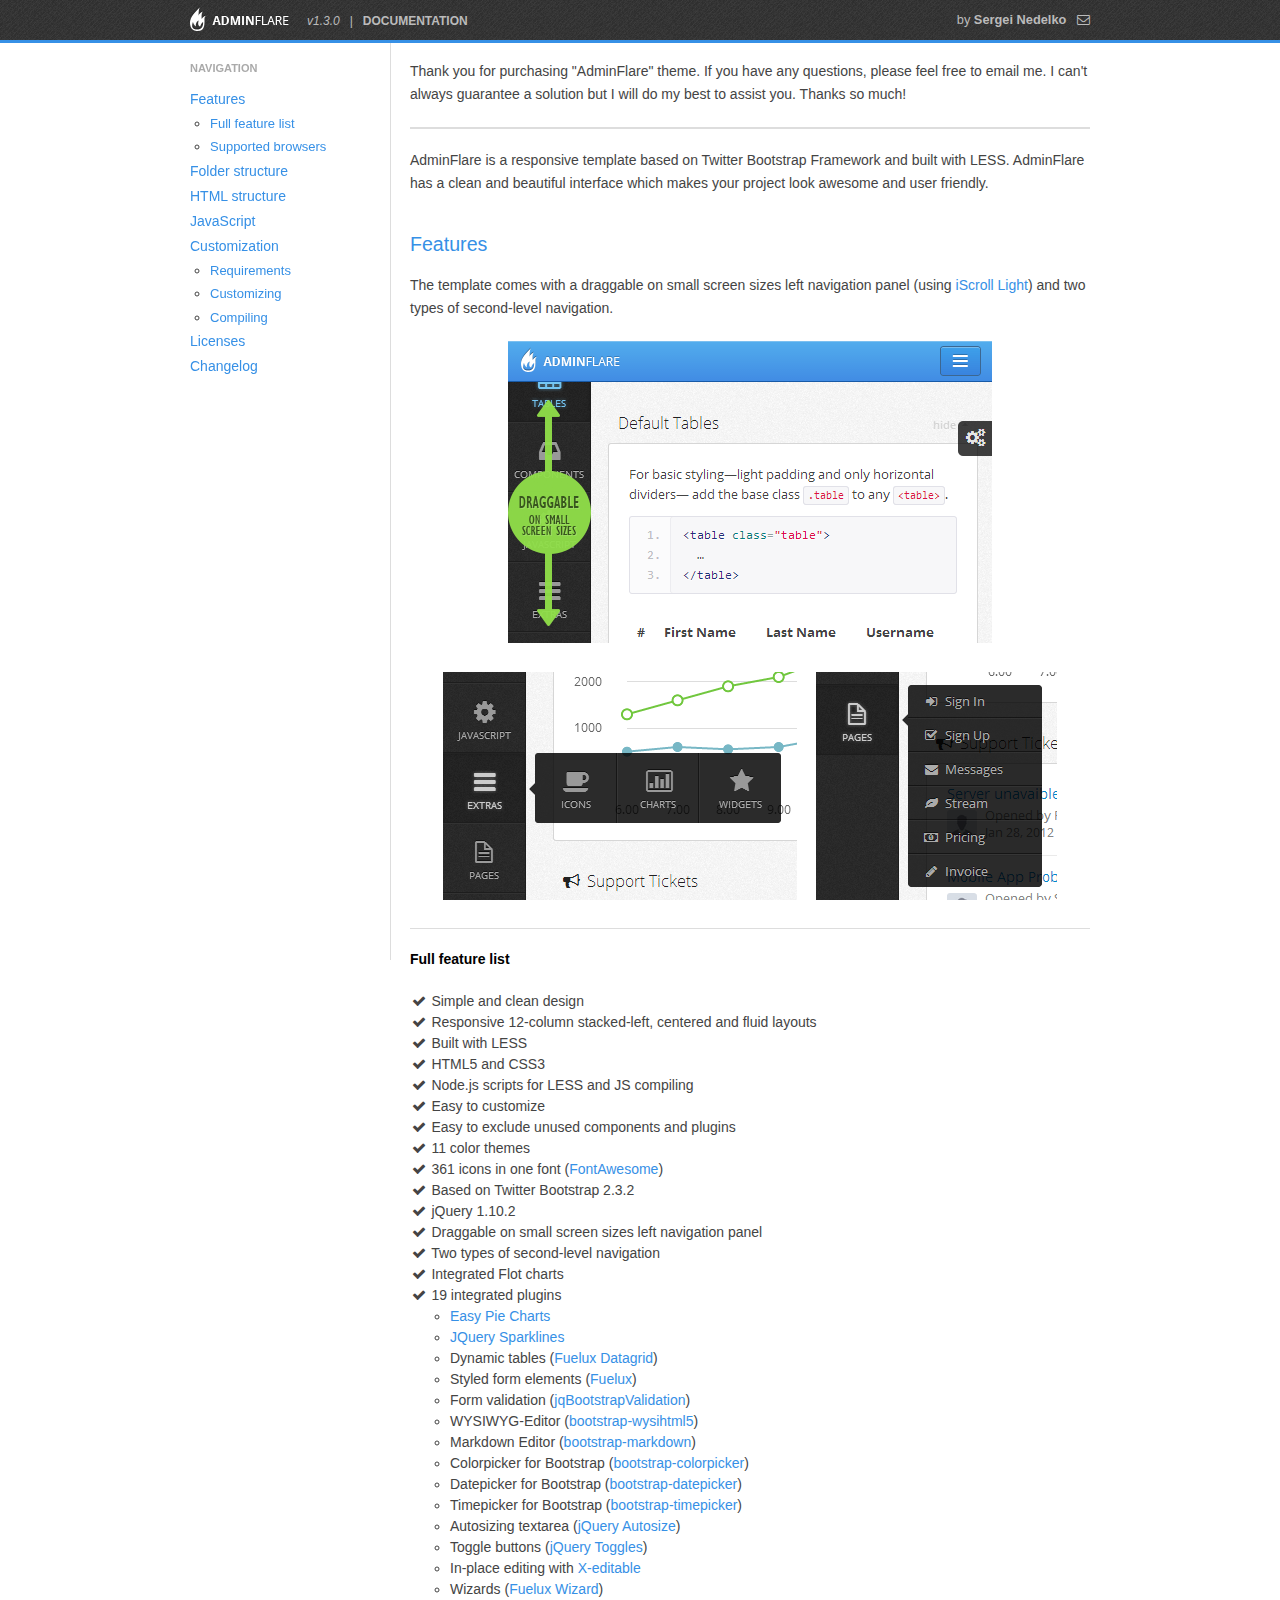
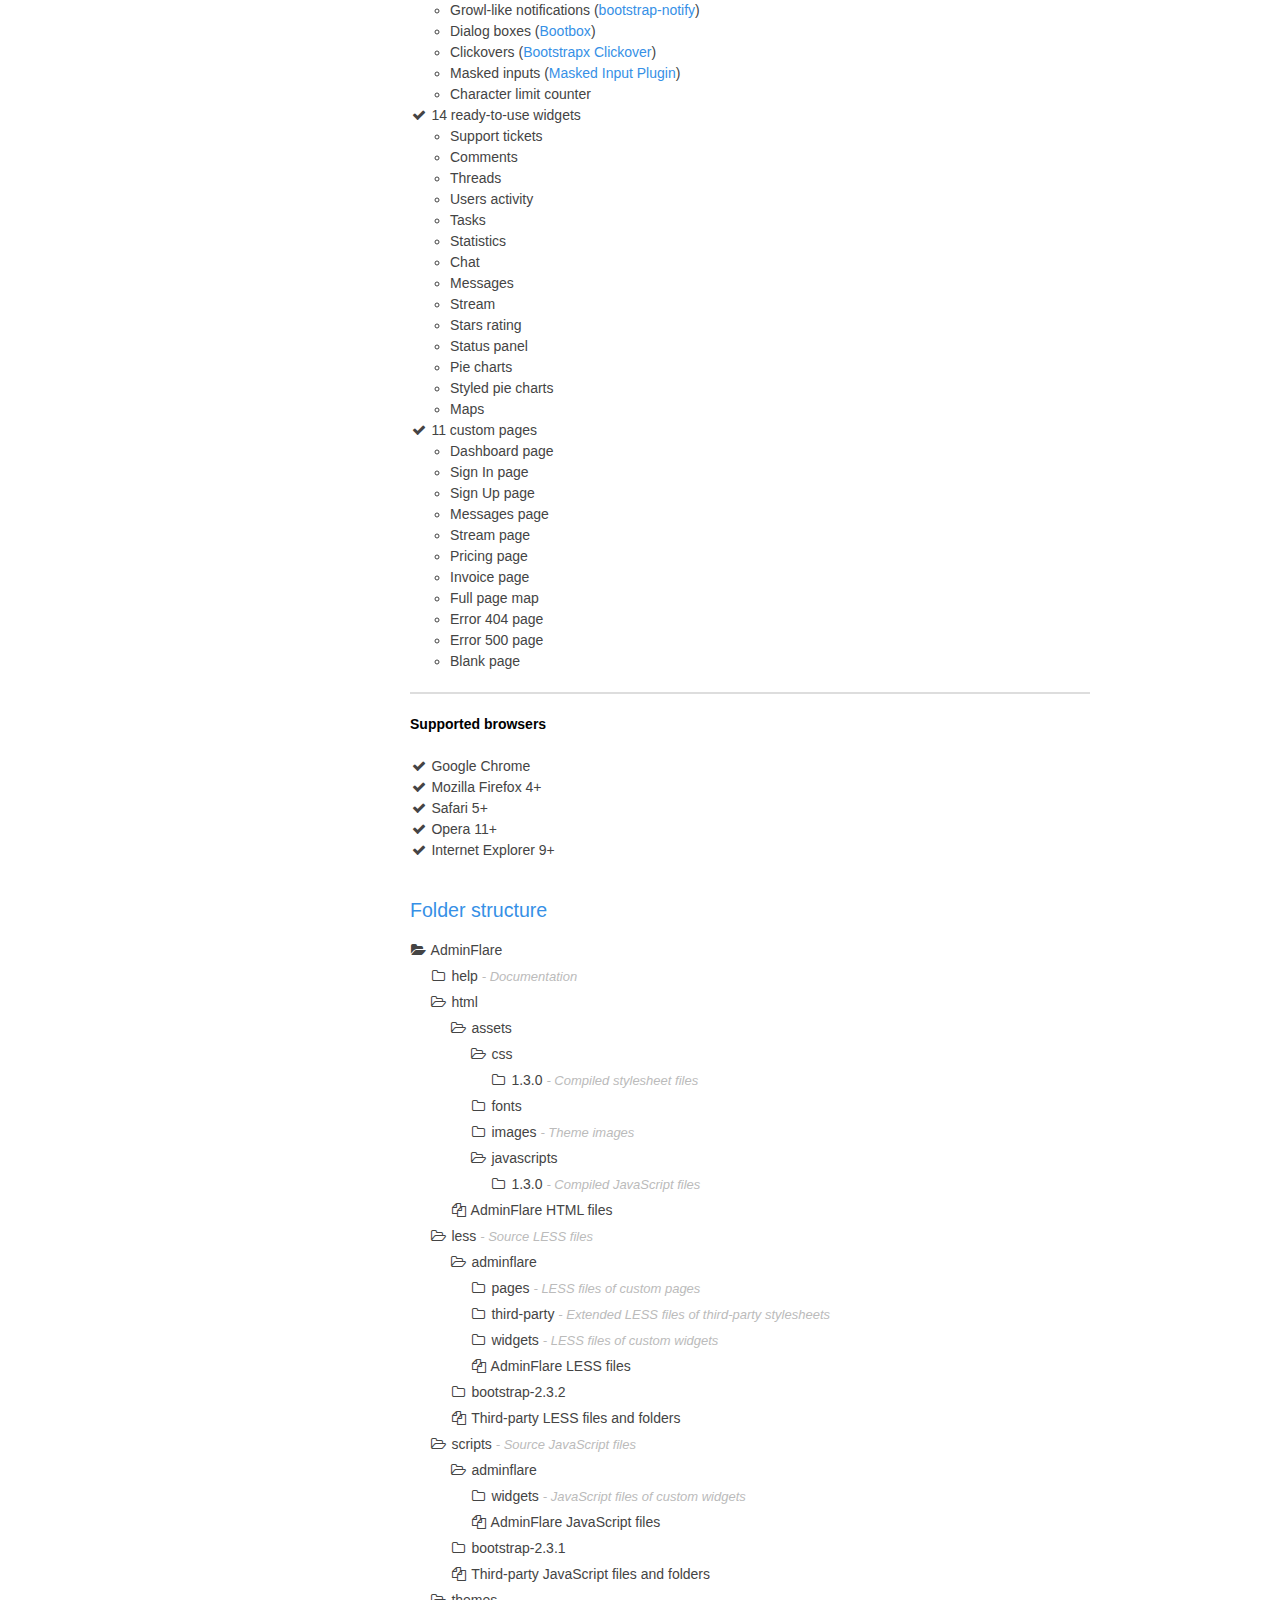
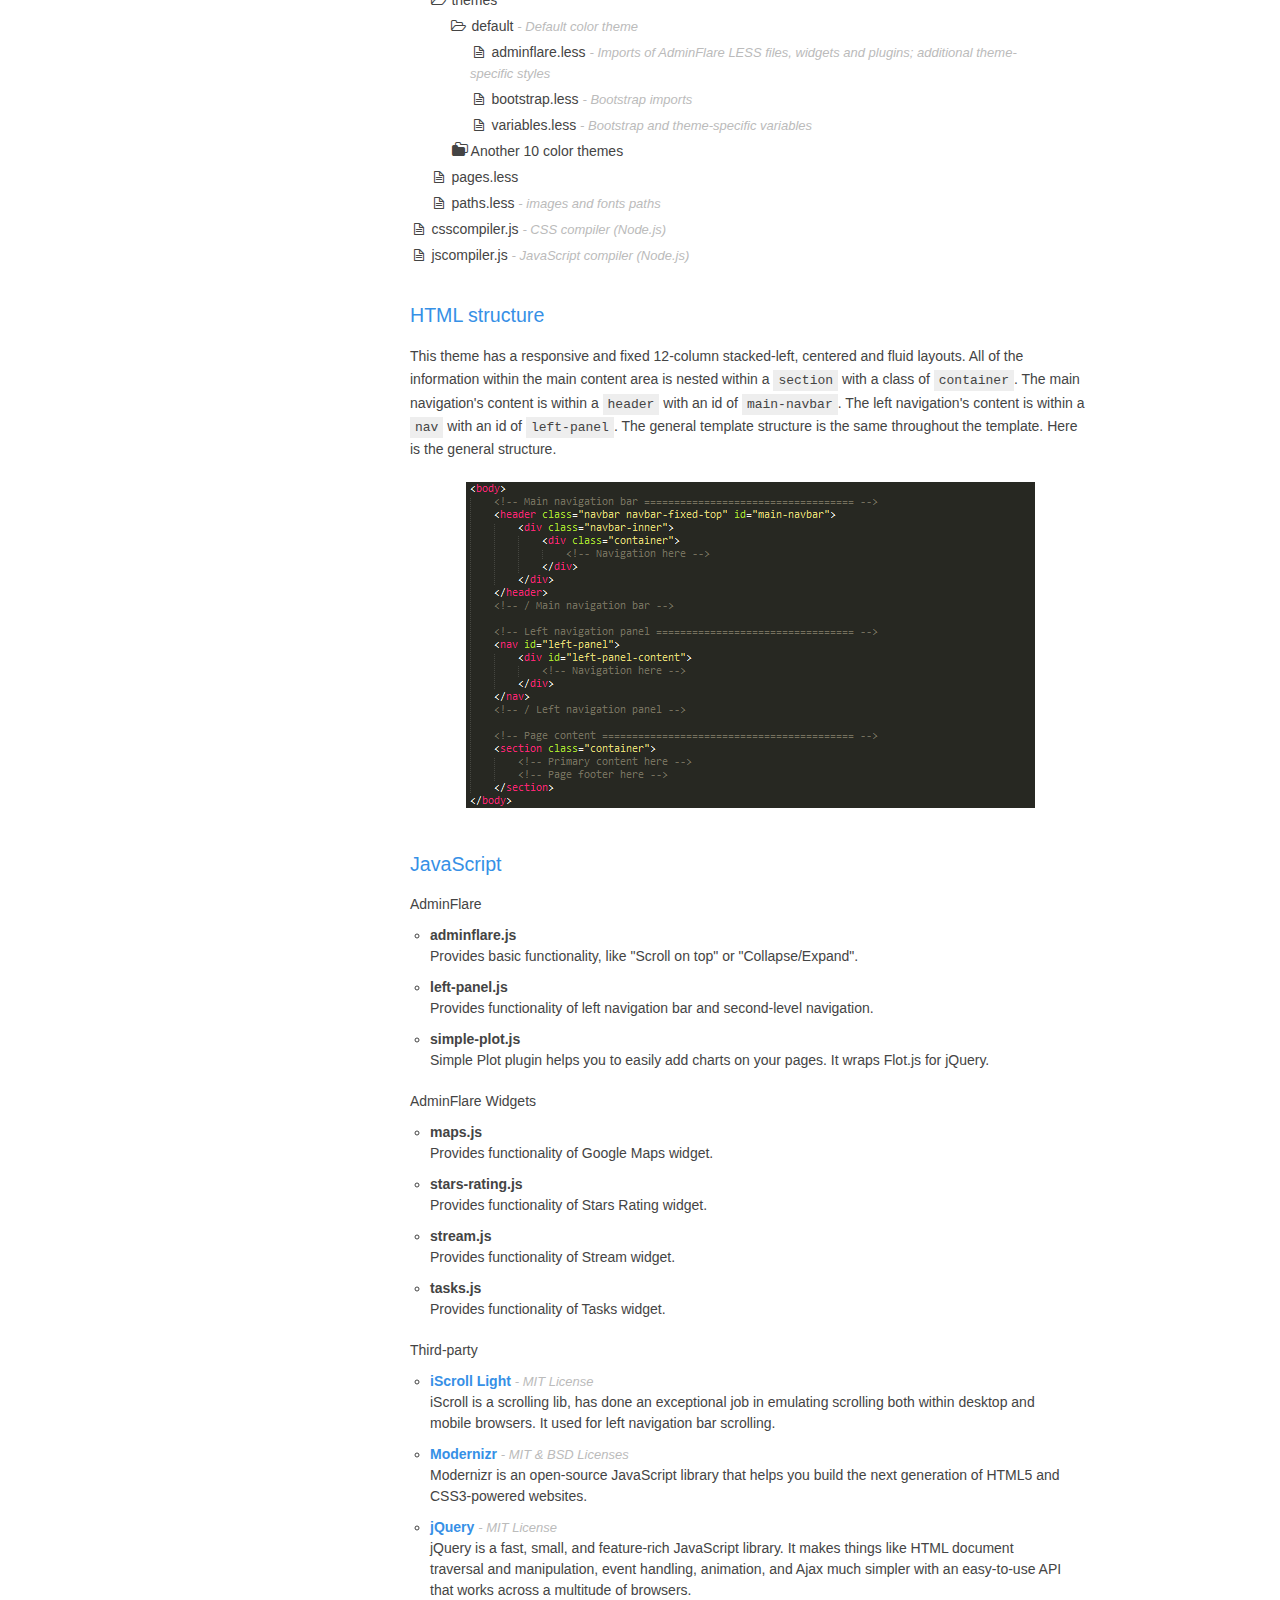
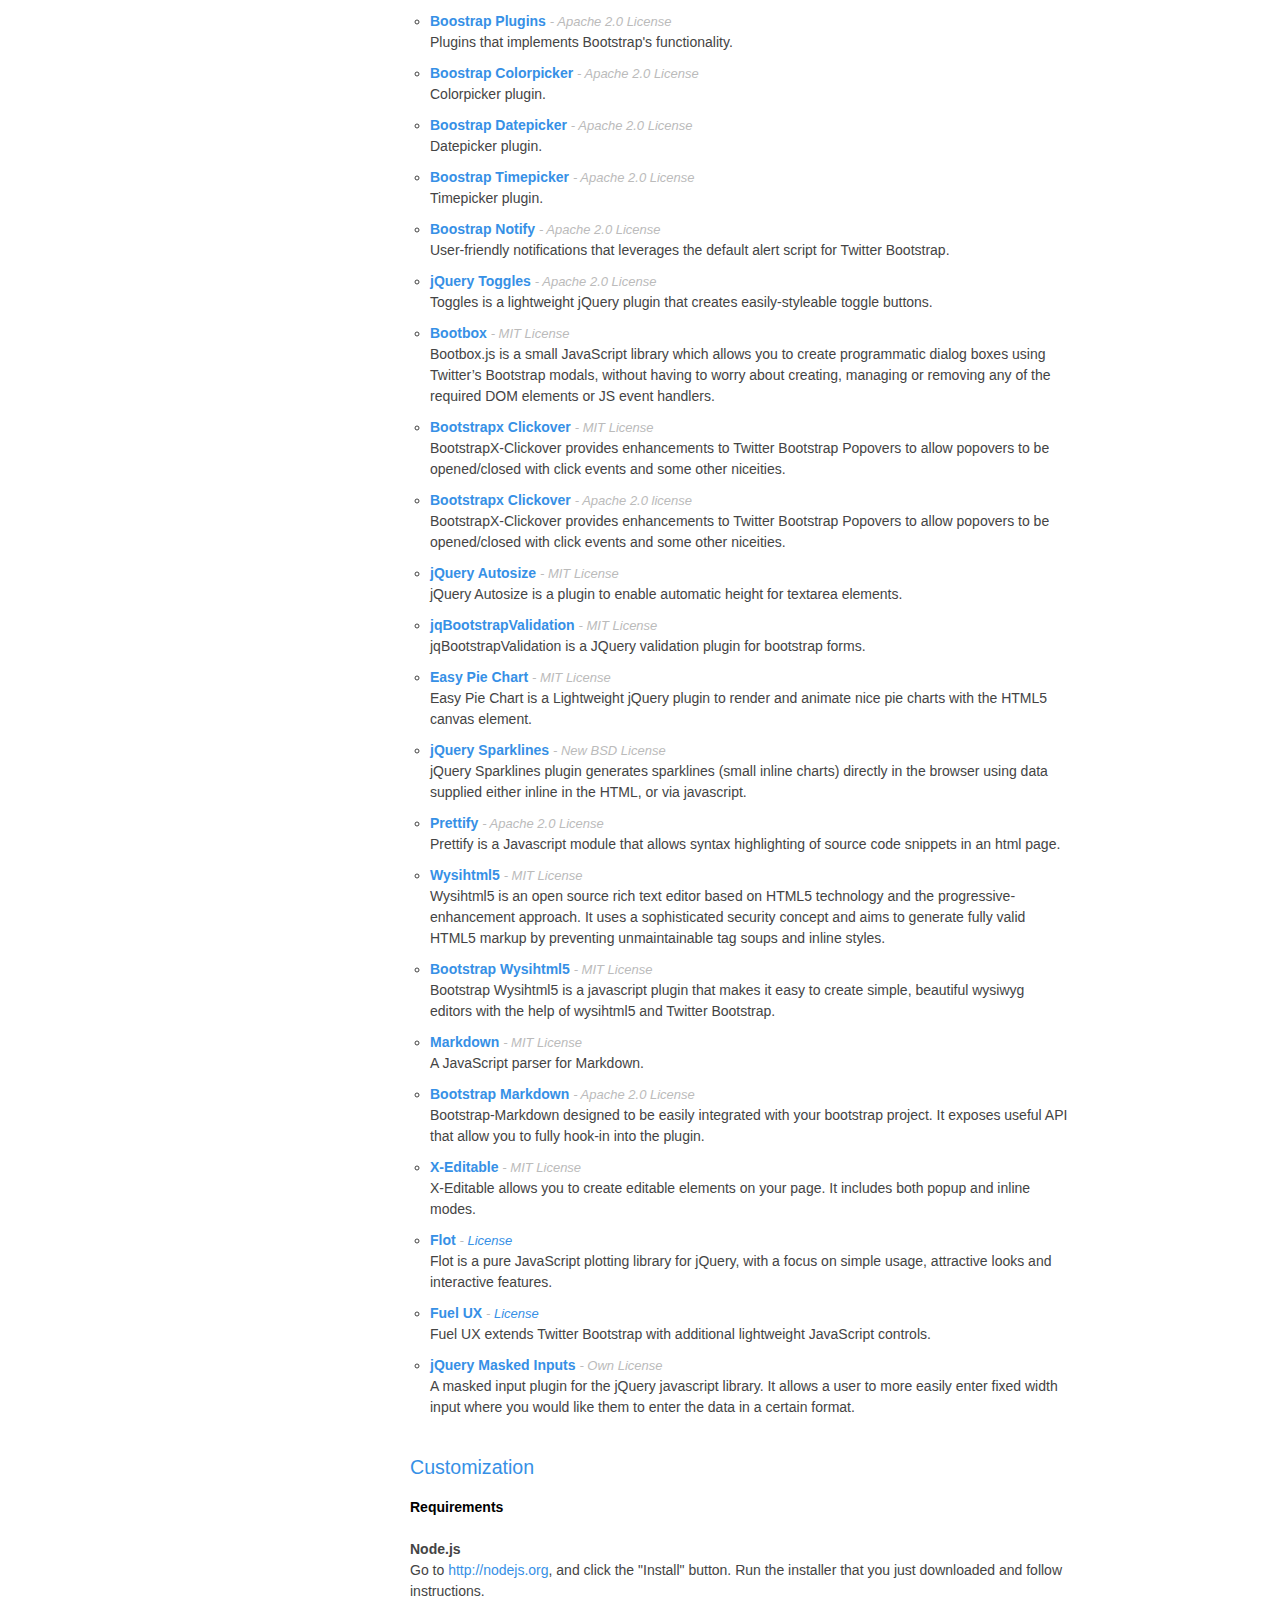
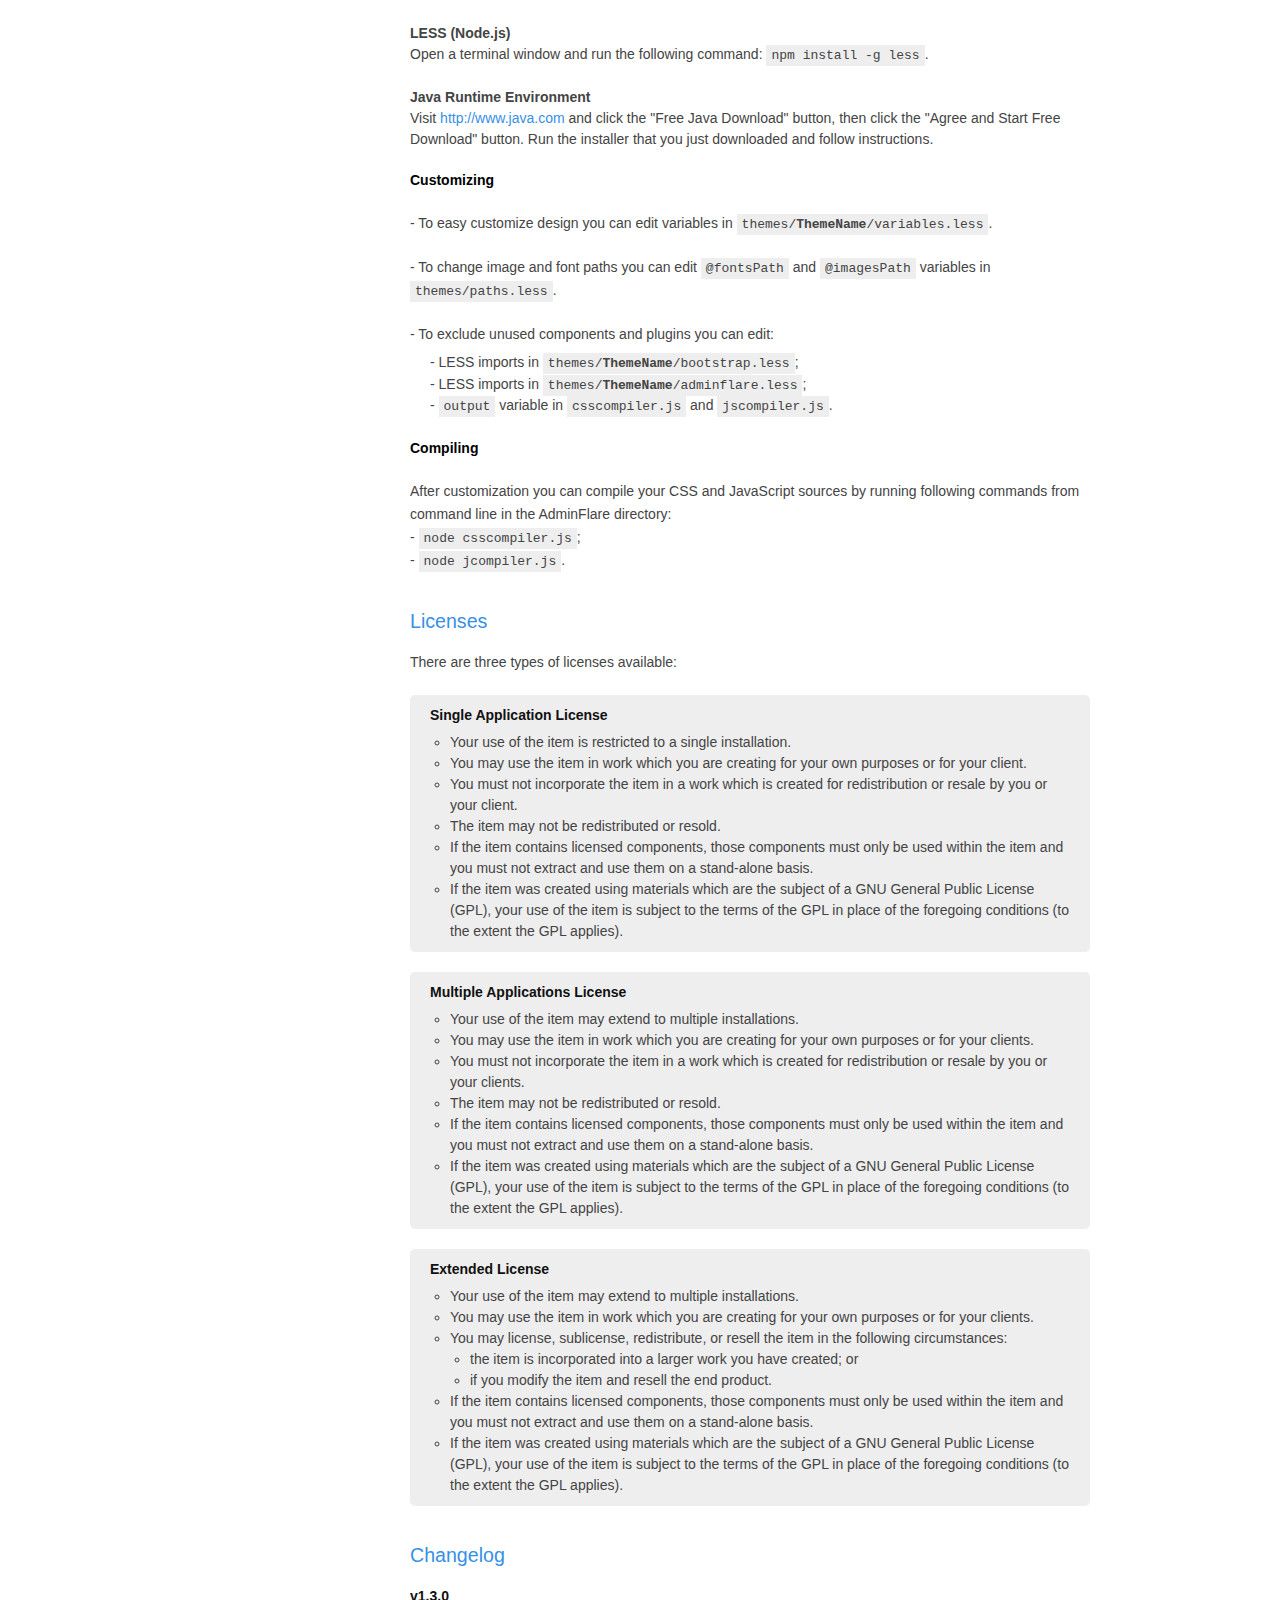
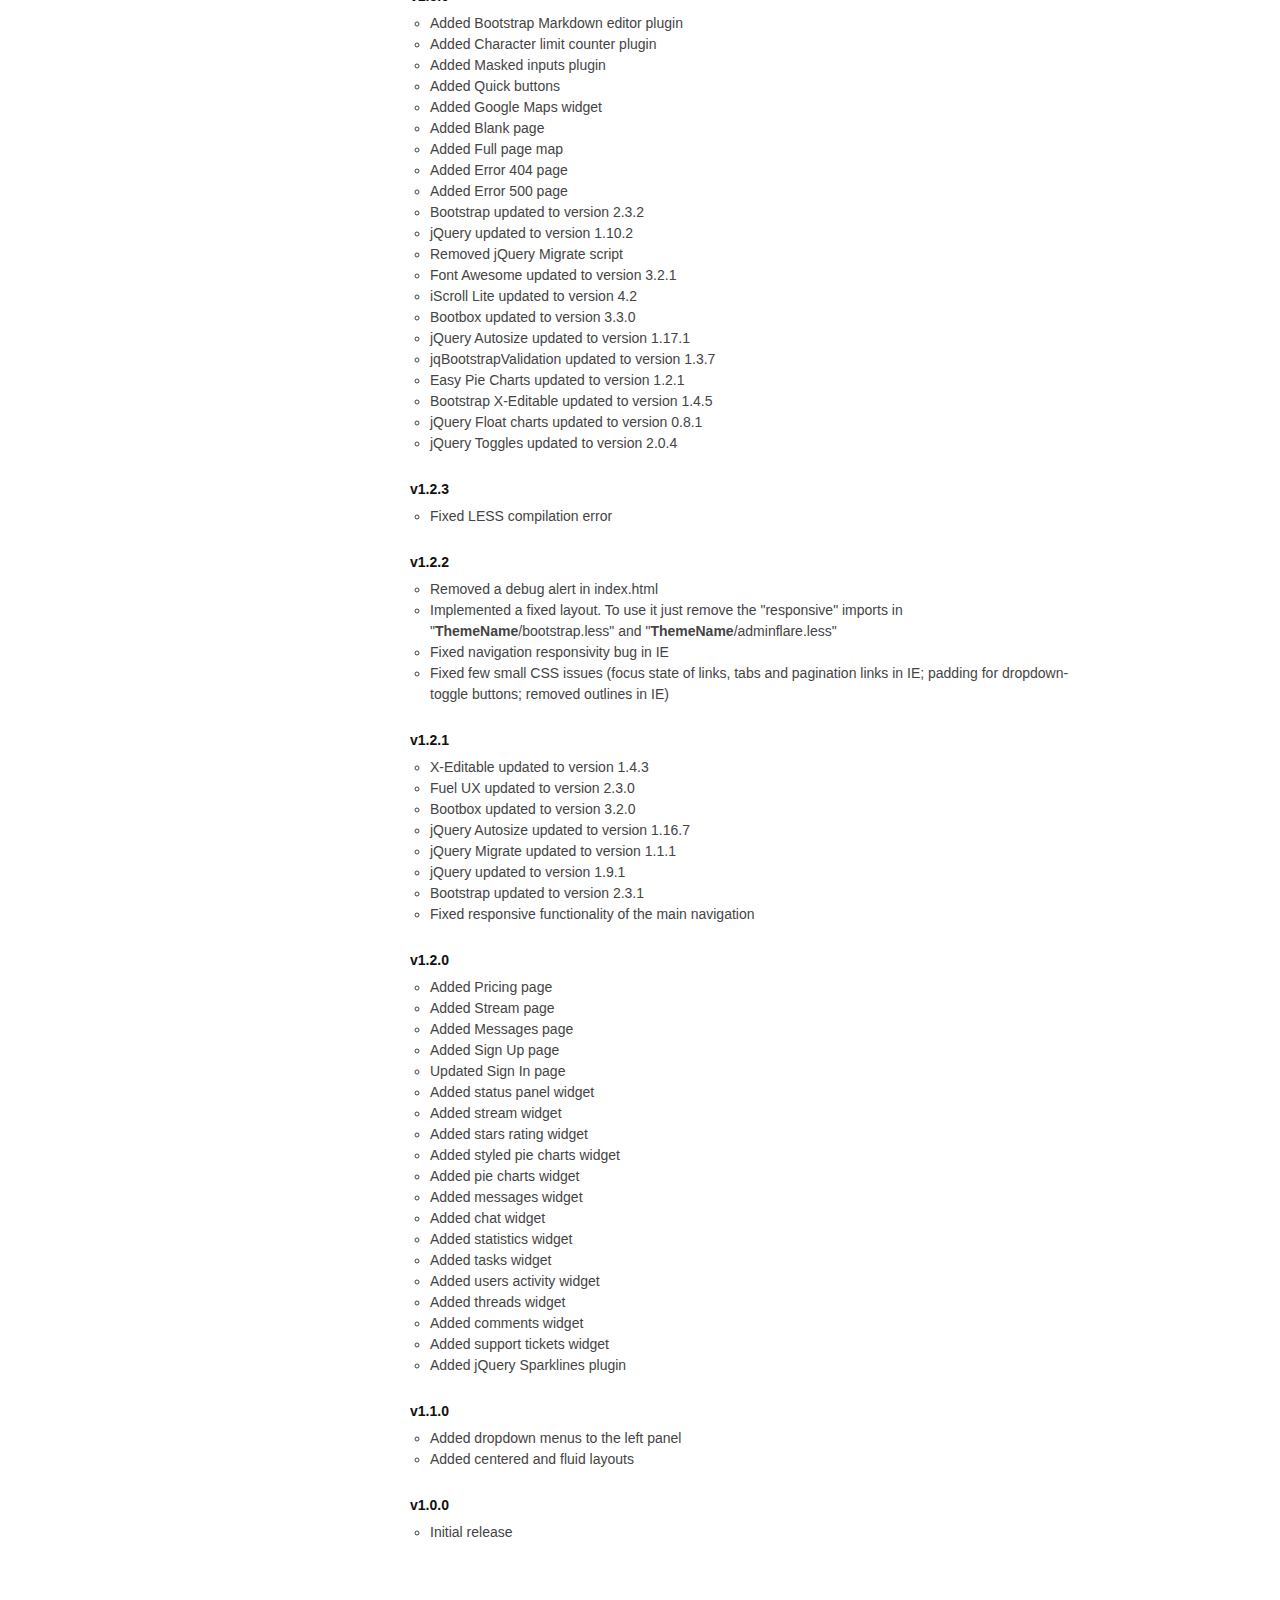
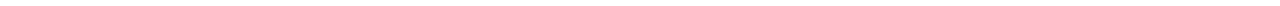
<file: help/index.html>
<!DOCTYPE html>
<head lang="en">
	<meta http-equiv="content-type" content="text/html;charset=utf-8">
	<title>AdminFlare v1.3.0 Documentation</title>
	<!-- Framework CSS -->
	<link rel="stylesheet" href="assets/blueprint-css/screen.css" type="text/css" media="screen, projection">
	<link rel="stylesheet" href="assets/blueprint-css/print.css" type="text/css" media="print">
	<!--[if lt IE 8]><link rel="stylesheet" href="assets/blueprint-css/ie.css" type="text/css" media="screen, projection"><![endif]-->
	<link rel="stylesheet" href="assets/blueprint-css/plugins/fancy-type/screen.css" type="text/css" media="screen, projection">
	<link rel="stylesheet" href="assets/style.css" type="text/css">
	<link rel="stylesheet" href="assets/font-awesome.min.css" type="text/css">
	<script src="assets/javascripts/jquery.js" type="text/javascript"></script>

	<script type="text/javascript">
		$(document).ready(function(){
			$('#navigation a').click(function() {
				var target = $('a[name=' + $(this).attr('href').substring(1) + ']');
				$('body,html').animate({ scrollTop: target.offset().top - 60 }, 800);
				return false;
			});
		});
	</script>
</head>


<body>
	<header>
		<div class="container">
			<img src="assets/images/af-logo.png">
			<span><i>v1.3.0</i>&nbsp;&nbsp;&nbsp;|&nbsp;&nbsp;&nbsp;<strong>DOCUMENTATION</strong></span>
			<a href="mailto:smnedelko@gmail.com">&nbsp;&nbsp;&nbsp;<i class="icon-envelope"></i></a>
			<a href="https://wrapbootstrap.com/user/smnedelko" target="_blank">by <strong>Sergei Nedelko</strong></a>
		</div>
	</header>
	<div class="container" style="font-size: 14px; padding-left: 220px;">
		<nav id="navigation">
			<h6>NAVIGATION</h6>
			<li><a href="#features">Features</a></li>
			<ul>
				<li><a href="#full-feature-list">Full feature list</a></li>
				<li><a href="#supported-browsers">Supported browsers</a></li>
			</ul>
			<li><a href="#folder-structure">Folder structure</a></li>
			<li><a href="#html-structure">HTML structure</a></li>
			<li><a href="#javascript">JavaScript</a></li>
			<li><a href="#customization">Customization</a></li>
			<ul>
				<li><a href="#requirements">Requirements</a></li>
				<li><a href="#customizing">Customizing</a></li>
				<li><a href="#compiling">Compiling</a></li>
			</ul>
			<li><a href="#licenses">Licenses</a></li>
			<li><a href="#changelog">Changelog</a></li>
		</nav>
		<p>Thank you for purchasing "AdminFlare" theme. If you have any questions, please feel free to email me. I can't always guarantee a solution but I will do my best to assist you. Thanks so much!</p>
		<hr>
		<p>AdminFlare is a responsive template based on Twitter Bootstrap Framework and built with LESS. AdminFlare has a clean and beautiful interface which makes your project look awesome and user friendly.</p>

		
		<h3><a name="features">Features</a></h3>
		<p>The template comes with a draggable on small screen sizes left navigation panel (using <a href="http://cubiq.org/iscroll-4" target="_blank">iScroll Light</a>) and two types of second-level navigation.</p>
		<p style="text-align: center"><img src="assets/images/left-panel.png"></p>
		<p style="text-align: center"><img src="assets/images/menus.png"></p>
		<hr>
		<h5><a name="full-feature-list">Full feature list</a></h5>
		<ul style="margin-bottom: 20px">
			<li><i class="icon-ok"></i> Simple and clean design</li>
			<li><i class="icon-ok"></i> Responsive 12-column stacked-left, centered and fluid layouts</li>
			<li><i class="icon-ok"></i> Built with LESS</li>
			<li><i class="icon-ok"></i> HTML5 and CSS3</li>
			<li><i class="icon-ok"></i> Node.js scripts for LESS and JS compiling</li>
			<li><i class="icon-ok"></i> Easy to customize</li>
			<li><i class="icon-ok"></i> Easy to exclude unused components and plugins</li>
			<li><i class="icon-ok"></i> 11 color themes</li>
			<li><i class="icon-ok"></i> 361 icons in one font (<a href="http://fortawesome.github.com/Font-Awesome/" target="_blank">FontAwesome</a>)</li>
			<li><i class="icon-ok"></i> Based on Twitter Bootstrap 2.3.2</li>
			<li><i class="icon-ok"></i> jQuery 1.10.2</li>
			<li><i class="icon-ok"></i> Draggable on small screen sizes left navigation panel</li>
			<li><i class="icon-ok"></i> Two types of second-level navigation</li>
			<li><i class="icon-ok"></i> Integrated Flot charts</li>
			<li><i class="icon-ok"></i> 19 integrated plugins</li>
			<ul>
				<li><a href="http://rendro.github.com/easy-pie-chart/" target="_blank">Easy Pie Charts</a></li>
				<li><a href="http://omnipotent.net/jquery.sparkline/" target="_blank">JQuery Sparklines</a></li>
				<li>Dynamic tables (<a href="http://exacttarget.github.com/fuelux/#datagrid" target="_blank">Fuelux Datagrid</a>)</li>
				<li>Styled form elements (<a href="http://exacttarget.github.com/fuelux/#checkbox" target="_blank">Fuelux</a>)</li>
				<li>Form validation (<a href="http://reactiveraven.github.com/jqBootstrapValidation/" target="_blank">jqBootstrapValidation</a>)</li>
				<li>WYSIWYG-Editor (<a href="http://jhollingworth.github.com/bootstrap-wysihtml5/" target="_blank">bootstrap-wysihtml5</a>)</li>
				<li>Markdown Editor (<a href="http://toopay.github.io/bootstrap-markdown/" target="_blank">bootstrap-markdown</a>)</li>
				<li>Colorpicker for Bootstrap (<a href="http://www.eyecon.ro/bootstrap-colorpicker/" target="_blank">bootstrap-colorpicker</a>)</li>
				<li>Datepicker for Bootstrap (<a href="http://www.eyecon.ro/bootstrap-datepicker/" target="_blank">bootstrap-datepicker</a>)</li>
				<li>Timepicker for Bootstrap (<a href="http://jdewit.github.com/bootstrap-timepicker/" target="_blank">bootstrap-timepicker</a>)</li>
				<li>Autosizing textarea (<a href="http://www.jacklmoore.com/autosize/" target="_blank">jQuery Autosize</a>)</li>
				<li>Toggle buttons (<a href="http://simontabor.com/labs/toggles/" target="_blank">jQuery Toggles</a>)</li>
				<li>In-place editing with <a href="http://vitalets.github.com/x-editable/" target="_blank">X-editable</a></li>
				<li>Wizards (<a href="http://exacttarget.github.com/fuelux/#wizard" target="_blank">Fuelux Wizard</a>)</li>
				<li>Growl-like notifications (<a href="https://github.com/Nijikokun/bootstrap-notify/" target="_blank">bootstrap-notify</a>)</li>
				<li>Dialog boxes (<a href="http://bootboxjs.com/" target="_blank">Bootbox</a>)</li>
				<li>Clickovers (<a href="https://github.com/lecar-red/bootstrapx-clickover" target="_blank">Bootstrapx Clickover</a>)</li>
				<li>Masked inputs (<a href="http://digitalbush.com/projects/masked-input-plugin/" target="_blank">Masked Input Plugin</a>)</li>
				<li>Character limit counter</a></li>
			</ul>
			<li><i class="icon-ok"></i> 14 ready-to-use widgets</li>
			<ul>
				<li>Support tickets</li>
				<li>Comments</li>
				<li>Threads</li>
				<li>Users activity</li>
				<li>Tasks</li>
				<li>Statistics</li>
				<li>Chat</li>
				<li>Messages</li>
				<li>Stream</li>
				<li>Stars rating</li>
				<li>Status panel</li>
				<li>Pie charts</li>
				<li>Styled pie charts</li>
				<li>Maps</li>
			</ul>
			<li><i class="icon-ok"></i> 11 custom pages</li>
			<ul>
				<li>Dashboard page</li>
				<li>Sign In page</li>
				<li>Sign Up page</li>
				<li>Messages page</li>
				<li>Stream page</li>
				<li>Pricing page</li>
				<li>Invoice page</li>
				<li>Full page map</li>
				<li>Error 404 page</li>
				<li>Error 500 page</li>
				<li>Blank page</li>
			</ul>
		</ul>
		<hr>
		<h5><a name="supported-browsers">Supported browsers</a></h5>
		<ul style="margin-bottom: 20px">
			<li><i class="icon-ok"></i> Google Chrome</li>
			<li><i class="icon-ok"></i> Mozilla Firefox 4+</li>
			<li><i class="icon-ok"></i> Safari 5+</li>
			<li><i class="icon-ok"></i> Opera 11+</li>
			<li><i class="icon-ok"></i> Internet Explorer 9+</li>
		</ul>


		<h3><a name="folder-structure">Folder structure</a></h3>
		<ul id="folder-structure" style="margin-bottom: 15px">
			<li><i class="icon-folder-open"></i> AdminFlare</li>
			<li>
				<ul>
					<li><i class="icon-folder-close-alt"></i> help <span>- Documentation</span></li>
					<li><i class="icon-folder-open-alt"></i> html</li>
					<ul>
						<li><i class="icon-folder-open-alt"></i> assets</li>
						<li>
							<ul>
								<li><i class="icon-folder-open-alt"></i> css</li>
								<li>
									<ul>
										<li><i class="icon-folder-close-alt"></i> 1.3.0 <span>- Compiled stylesheet files</span></li>
									</ul>
								</li>
								<li><i class="icon-folder-close-alt"></i> fonts</li>
								<li><i class="icon-folder-close-alt"></i> images <span>- Theme images</span></li>
								<li><i class="icon-folder-open-alt"></i> javascripts</li>
								<li>
									<ul>
										<li><i class="icon-folder-close-alt"></i> 1.3.0 <span>- Compiled JavaScript files</span></li>
									</ul>
								</li>
							</ul>
						</li>
						<li><i class="icon-copy"></i> AdminFlare HTML files</li>
					</ul>
					<li><i class="icon-folder-open-alt"></i> less <span> - Source LESS files</span></li>
					<li>
						<ul>
							<li><i class="icon-folder-open-alt"></i> adminflare</li>
							<li>
								<ul>
									<li><i class="icon-folder-close-alt"></i> pages <span>- LESS files of custom pages</span></li>
									<li><i class="icon-folder-close-alt"></i> third-party <span>- Extended LESS files of third-party stylesheets</span></li>
									<li><i class="icon-folder-close-alt"></i> widgets <span>- LESS files of custom widgets</span></li>
									<li><i class="icon-copy"></i> AdminFlare LESS files</li>
								</ul>
							</li>
							<li><i class="icon-folder-close-alt"></i> bootstrap-2.3.2</li>
							<li><i class="icon-copy"></i> Third-party LESS files and folders</li>
						</ul>
					</li>
					<li><i class="icon-folder-open-alt"></i> scripts <span> - Source JavaScript files</span></li>
					<li>
						<ul>
							<li><i class="icon-folder-open-alt"></i> adminflare</li>
							<li>
								<ul>
									<li><i class="icon-folder-close-alt"></i> widgets <span>- JavaScript files of custom widgets</span></li>
									<li><i class="icon-copy"></i> AdminFlare JavaScript files</li>
								</ul>
							</li>
							<li><i class="icon-folder-close-alt"></i> bootstrap-2.3.1</li>
							<li><i class="icon-copy"></i> Third-party JavaScript files and folders</li>
						</ul>
					</li>
					<li><i class="icon-folder-open-alt"></i> themes</li>
					<li>
						<ul>
							<li><i class="icon-folder-open-alt"></i> default <span>- Default color theme</span></li>
							<li>
								<ul>
									<li><i class="icon-file-alt"></i> adminflare.less <span>- Imports of AdminFlare LESS files, widgets and plugins; additional theme-specific styles</span></li>
									<li><i class="icon-file-alt"></i> bootstrap.less <span>- Bootstrap imports</span></li>
									<li><i class="icon-file-alt"></i> variables.less <span>- Bootstrap and theme-specific variables</span></li>
								</ul>
							</li>
							<li><i class="icon-folder-close"></i><i class="icon-folder-close-alt second-icon"></i> Another 10 color themes</li>
						</ul>
					</li>
					<li><i class="icon-file-alt"></i> pages.less</li>
					<li><i class="icon-file-alt"></i> paths.less <span>- images and fonts paths</span></li>
				</ul>
				<li><i class="icon-file-alt"></i> csscompiler.js <span>- CSS compiler (Node.js)</span></li>
				<li><i class="icon-file-alt"></i> jscompiler.js <span>- JavaScript compiler (Node.js)</span></li>
			</li>
		</ul>


		<h3><a name="html-structure">HTML structure</a></h3>
		<p>This theme has a responsive and fixed 12-column stacked-left, centered and fluid layouts. All of the information within the main content area is nested within a <code>section</code> with a class of <code>container</code>. The main navigation's content is within a <code>header</code> with an id of <code>main-navbar</code>. The left navigation's content is within a <code>nav</code> with an id of <code>left-panel</code>. The general template structure is the same throughout the template. Here is the general structure.</p>
		<p style="text-align: center"><img src="assets/images/html-structure.png"></p>


		<h3><a name="javascript">JavaScript</a></h3>
		<ul class="javascripts">
			<li>
				AdminFlare
				<ul>
					<li>
						<strong>adminflare.js</strong><br>
						Provides basic functionality, like "Scroll on top" or "Collapse/Expand".
					</li>
					<li>
						<strong>left-panel.js</strong><br>
						Provides functionality of left navigation bar and second-level navigation.
					</li>
					<li>
						<strong>simple-plot.js</strong><br>
						Simple Plot plugin helps you to easily add charts on your pages. It wraps Flot.js for jQuery.
					</li>
				</ul>
			</li>
			<li style="margin-top: 20px">
				AdminFlare Widgets
				<ul>
					<li>
						<strong>maps.js</strong><br>
						Provides functionality of Google Maps widget.
					</li>
					<li>
						<strong>stars-rating.js</strong><br>
						Provides functionality of Stars Rating widget.
					</li>
					<li>
						<strong>stream.js</strong><br>
						Provides functionality of Stream widget.
					</li>
					<li>
						<strong>tasks.js</strong><br>
						Provides functionality of Tasks widget.
					</li>
				</ul>
			</li>
			<li style="margin-top: 20px">
				Third-party
				<ul>
					<li>
						<strong><a href="http://cubiq.org/iscroll-4" target="_blank">iScroll Light</a></strong> <span>- MIT License</span><br>
						iScroll is a scrolling lib, has done an exceptional job in emulating scrolling both within desktop and mobile browsers. It used for left navigation bar scrolling.
					</li>
					<li>
						<strong><a href="http://modernizr.com/" target="_blank">Modernizr</a></strong> <span>- MIT & BSD Licenses</span><br>
						Modernizr is an open-source JavaScript library that helps you build the next generation of HTML5 and CSS3-powered websites.
					</li>
					<li>
						<strong><a href="http://jquery.com/" target="_blank">jQuery</a></strong> <span>- MIT License</span><br>
						jQuery is a fast, small, and feature-rich JavaScript library. It makes things like HTML document traversal and manipulation, event handling, animation, and Ajax much simpler with an easy-to-use API that works across a multitude of browsers.
					</li>
					<li>
						<strong><a href="http://twitter.github.com/bootstrap/javascript.html" target="_blank">Boostrap Plugins</a></strong> <span>- Apache 2.0 License</span><br>
						Plugins that implements Bootstrap's functionality.
					</li>
					<li>
						<strong><a href="http://www.eyecon.ro/bootstrap-colorpicker/" target="_blank">Boostrap Colorpicker</a></strong> <span>- Apache 2.0 License</span><br>
						Colorpicker plugin.
					</li>
					<li>
						<strong><a href="http://www.eyecon.ro/bootstrap-datepicker/" target="_blank">Boostrap Datepicker</a></strong> <span>- Apache 2.0 License</span><br>
						Datepicker plugin.
					</li>
					<li>
						<strong><a href="http://jdewit.github.com/bootstrap-timepicker/" target="_blank">Boostrap Timepicker</a></strong> <span>- Apache 2.0 License</span><br>
						Timepicker plugin.
					</li>
					<li>
						<strong><a href="http://nijikokun.github.com/bootstrap-notify/" target="_blank">Boostrap Notify</a></strong> <span>- Apache 2.0 License</span><br>
						User-friendly notifications that leverages the default alert script for Twitter Bootstrap.
					</li>
					<li>
						<strong><a href="http://simontabor.com/labs/toggles/" target="_blank">jQuery Toggles</a></strong> <span>- Apache 2.0 License</span><br>
						Toggles is a lightweight jQuery plugin that creates easily-styleable toggle buttons.
					</li>
					<li>
						<strong><a href="http://bootboxjs.com/" target="_blank">Bootbox</a></strong> <span>- MIT License</span><br>
						Bootbox.js is a small JavaScript library which allows you to create programmatic dialog boxes using Twitter’s Bootstrap modals, without having to worry about creating, managing or removing any of the required DOM elements or JS event handlers.
					</li>
					<li>
						<strong><a href="https://github.com/lecar-red/bootstrapx-clickover" target="_blank">Bootstrapx Clickover</a></strong> <span>- MIT License</span><br>
						BootstrapX-Clickover provides enhancements to Twitter Bootstrap Popovers to allow popovers to be opened/closed with click events and some other niceities.
					</li>
					<li>
						<strong><a href="https://github.com/lecar-red/bootstrapx-clickover" target="_blank">Bootstrapx Clickover</a></strong> <span>- Apache 2.0 license</span><br>
						BootstrapX-Clickover provides enhancements to Twitter Bootstrap Popovers to allow popovers to be opened/closed with click events and some other niceities.
					</li>
					<li>
						<strong><a href="http://www.jacklmoore.com/autosize/" target="_blank">jQuery Autosize</a></strong> <span>- MIT License</span><br>
						jQuery Autosize is a plugin to enable automatic height for textarea elements.
					</li>
					<li>
						<strong><a href="http://reactiveraven.github.com/jqBootstrapValidation/" target="_blank">jqBootstrapValidation</a></strong> <span>- MIT License</span><br>
						jqBootstrapValidation is a JQuery validation plugin for bootstrap forms.
					</li>
					<li>
						<strong><a href="http://rendro.github.com/easy-pie-chart/" target="_blank">Easy Pie Chart</a></strong> <span>- MIT License</span><br>
						Easy Pie Chart is a Lightweight jQuery plugin to render and animate nice pie charts with the HTML5 canvas element.
					</li>
					<li>
						<strong><a href="http://omnipotent.net/jquery.sparkline/#s-about" target="_blank">jQuery Sparklines</a></strong> <span>- New BSD License</span><br>
						jQuery Sparklines plugin generates sparklines (small inline charts) directly in the browser using data supplied either inline in the HTML, or via javascript.
					</li>
					<li>
						<strong><a href="https://code.google.com/p/google-code-prettify/" target="_blank">Prettify</a></strong> <span>- Apache 2.0 License</span><br>
						Prettify is a Javascript module that allows syntax highlighting of source code snippets in an html page.
					</li>
					<li>
						<strong><a href="http://xing.github.com/wysihtml5/" target="_blank">Wysihtml5</a></strong> <span>- MIT License</span><br>
						Wysihtml5 is an open source rich text editor based on HTML5 technology and the progressive-enhancement approach. It uses a sophisticated security concept and aims to generate fully valid HTML5 markup by preventing unmaintainable tag soups and inline styles.
					</li>
					<li>
						<strong><a href="http://jhollingworth.github.com/bootstrap-wysihtml5/" target="_blank">Bootstrap Wysihtml5</a></strong> <span>- MIT License</span><br>
						Bootstrap Wysihtml5 is a javascript plugin that makes it easy to create simple, beautiful wysiwyg editors with the help of wysihtml5 and Twitter Bootstrap.
					</li>
					<li>
						<strong><a href="https://github.com/evilstreak/markdown-js" target="_blank">Markdown</a></strong> <span>- MIT License</span><br>
						A JavaScript parser for Markdown.
					</li>
					<li>
						<strong><a href="http://toopay.github.io/bootstrap-markdown/" target="_blank">Bootstrap Markdown</a></strong> <span>- Apache 2.0 License</span><br>
						Bootstrap-Markdown designed to be easily integrated with your bootstrap project. It exposes useful API that allow you to fully hook-in into the plugin.
					</li>
					<li>
						<strong><a href="http://vitalets.github.com/x-editable/" target="_blank">X-Editable</a></strong> <span>- MIT License</span><br>
						X-Editable allows you to create editable elements on your page. It includes both popup and inline modes.
					</li>
					<li>
						<strong><a href="http://www.flotcharts.org/" target="_blank">Flot</a></strong> <span>- <a href="https://github.com/flot/flot/blob/master/LICENSE.txt" target="_blank">License</a></span><br>
						Flot is a pure JavaScript plotting library for jQuery, with a focus on simple usage, attractive looks and interactive features.
					</li>
					<li>
						<strong><a href="http://exacttarget.github.com/fuelux/" target="_blank">Fuel UX</a></strong> <span>- <a href="https://github.com/ExactTarget/fuelux/blob/master/COPYING" target="_blank">License</a></span><br>
						Fuel UX extends Twitter Bootstrap with additional lightweight JavaScript controls.
					</li>
					<li>
						<strong><a href="http://digitalbush.com/projects/masked-input-plugin/" target="_blank">jQuery Masked Inputs</a></strong> <span>- Own License</span><br>
						A masked input plugin for the jQuery javascript library. It allows a user to more easily enter fixed width input where you would like them to enter the data in a certain format.
					</li>
				</ul>
			</li>
		</ul>	


		<h3><a name="customization">Customization</a></h3>
		<h5><a name="requirements">Requirements</a></h5>
		<ul style="margin-bottom: 20px">
			<li>
				<strong>Node.js</strong><br>
				Go to <a href="http://nodejs.org" target="_blank">http://nodejs.org</a>, and click the "Install" button. Run the installer that you just downloaded and follow instructions.
				<br><br>
			</li>
			<li>
				<strong>LESS (Node.js)</strong><br>
				Open a terminal window and run the following command: <code>npm install -g less</code>.
				<br><br>
			</li>
			<li>
				<strong>Java Runtime Environment</strong><br>
				Visit <a href="http://www.java.com" target="_blank">http://www.java.com</a> and click the "Free Java Download" button, then click the "Agree and Start Free Download" button. Run the installer that you just downloaded and follow instructions.
			</li>
		</ul>
		<h5><a name="customizing">Customizing</a></h5>
		<p>- To easy customize design you can edit variables in <code>themes/<strong>ThemeName</strong>/variables.less</code>.</p>
		<p>- To change image and font paths you can edit <code>@fontsPath</code> and <code>@imagesPath</code> variables in <code>themes/paths.less</code>.</p>
		<p>
			- To exclude unused components and plugins you can edit:
			<ul style="margin: -15px 0 0 20px">
				<li>- LESS imports in <code>themes/<strong>ThemeName</strong>/bootstrap.less</code>;</li>
				<li>- LESS imports in <code>themes/<strong>ThemeName</strong>/adminflare.less</code>;</li>
				<li>- <code>output</code> variable in <code>csscompiler.js</code> and <code>jscompiler.js</code>.</li>
			</ul>
		</p>
		<h5><a name="compiling">Compiling</a></h5>
		<p>
			After customization you can compile your CSS and JavaScript sources by running following commands from command line in the AdminFlare directory:<br>
			- <code>node csscompiler.js</code>;<br>
			- <code>node jcompiler.js</code>.
		</p>


		<h3><a name="licenses">Licenses</a></h3>
		<p>There are three types of licenses available:</p>
		<div class="license">
			<h5>Single Application License</h5>
			<ul style="margin: -15px 0 0 20px">
				<li>Your use of the item is restricted to a single installation.</li>
				<li>You may use the item in work which you are creating for your own purposes or for your client.</li>
				<li>You must not incorporate the item in a work which is created for redistribution or resale by you or your client.</li>
				<li>The item may not be redistributed or resold.</li>
				<li>If the item contains licensed components, those components must only be used within the item and you must not extract and use them on a stand-alone basis.</li>
				<li>If the item was created using materials which are the subject of a GNU General Public License (GPL), your use of the item is subject to the terms of the GPL in place of the foregoing conditions (to the extent the GPL applies).</li>
			</ul>
		</div>
		<div class="license">
			<h5>Multiple Applications License</h5>
			<ul style="margin: -15px 0 0 20px">
				<li>Your use of the item may extend to multiple installations.</li>
				<li>You may use the item in work which you are creating for your own purposes or for your clients.</li>
				<li>You must not incorporate the item in a work which is created for redistribution or resale by you or your clients.</li>
				<li>The item may not be redistributed or resold.</li>
				<li>If the item contains licensed components, those components must only be used within the item and you must not extract and use them on a stand-alone basis.</li>
				<li>If the item was created using materials which are the subject of a GNU General Public License (GPL), your use of the item is subject to the terms of the GPL in place of the foregoing conditions (to the extent the GPL applies).</li>
			</ul>
		</div>
		<div class="license">
			<h5>Extended License</h5>
			<ul style="margin: -15px 0 0 20px">
				<li>Your use of the item may extend to multiple installations.</li>
				<li>You may use the item in work which you are creating for your own purposes or for your clients.</li>
				<li>You may license, sublicense, redistribute, or resell the item in the following circumstances:</li>
				<ul style="margin-left: 20px">
					<li>the item is incorporated into a larger work you have created; or</li>
					<li>if you modify the item and resell the end product.</li>
				</ul>
				<li>If the item contains licensed components, those components must only be used within the item and you must not extract and use them on a stand-alone basis.</li>
				<li>If the item was created using materials which are the subject of a GNU General Public License (GPL), your use of the item is subject to the terms of the GPL in place of the foregoing conditions (to the extent the GPL applies).</li>
			</ul>
		</div>


		<h3><a name="changelog">Changelog</a></h3>
		<h5>v1.3.0</h5>
		<ul class="changelog">
			<li>Added Bootstrap Markdown editor plugin</li>
			<li>Added Character limit counter plugin</li>
			<li>Added Masked inputs plugin</li>
			<li>Added Quick buttons</li>
			<li>Added Google Maps widget</li>
			<li>Added Blank page</li>
			<li>Added Full page map</li>
			<li>Added Error 404 page</li>
			<li>Added Error 500 page</li>
			<li>Bootstrap updated to version 2.3.2</li>
			<li>jQuery updated to version 1.10.2</li>
			<li>Removed jQuery Migrate script</li>
			<li>Font Awesome updated to version 3.2.1</li>
			<li>iScroll Lite updated to version 4.2</li>
			<li>Bootbox updated to version 3.3.0</li>
			<li>jQuery Autosize updated to version 1.17.1</li>
			<li>jqBootstrapValidation updated to version 1.3.7</li>
			<li>Easy Pie Charts updated to version 1.2.1</li>
			<li>Bootstrap X-Editable updated to version 1.4.5</li>
			<li>jQuery Float charts updated to version 0.8.1</li>
			<li>jQuery Toggles updated to version 2.0.4</li>
		</ul>

		<h5>v1.2.3</h5>
		<ul class="changelog">
			<li>Fixed LESS compilation error</li>
		</ul>

		<h5>v1.2.2</h5>
		<ul class="changelog">
			<li>Removed a debug alert in index.html</li>
			<li>Implemented a fixed layout. To use it just remove the "responsive" imports in <br> "<strong>ThemeName</strong>/bootstrap.less" and "<strong>ThemeName</strong>/adminflare.less"</li>
			<li>Fixed navigation responsivity bug in IE</li>
			<li>Fixed few small CSS issues (focus state of links, tabs and pagination links in IE; padding for dropdown-toggle buttons; removed outlines in IE)</li>
		</ul>

		<h5>v1.2.1</h5>
		<ul class="changelog">
			<li>X-Editable updated to version 1.4.3</li>
			<li>Fuel UX updated to version 2.3.0</li>
			<li>Bootbox updated to version 3.2.0</li>
			<li>jQuery Autosize updated to version 1.16.7</li>
			<li>jQuery Migrate updated to version 1.1.1</li>
			<li>jQuery updated to version 1.9.1</li>
			<li>Bootstrap updated to version 2.3.1</li>
			<li>Fixed responsive functionality of the main navigation</li>
		</ul>
		
		<h5>v1.2.0</h5>
		<ul class="changelog">
			<li>Added Pricing page</li>
			<li>Added Stream page</li>
			<li>Added Messages page</li>
			<li>Added Sign Up page</li>
			<li>Updated Sign In page</li>
			<li>Added status panel widget</li>
			<li>Added stream widget</li>
			<li>Added stars rating widget</li>
			<li>Added styled pie charts widget</li>
			<li>Added pie charts widget</li>
			<li>Added messages widget</li>
			<li>Added chat widget</li>
			<li>Added statistics widget</li>
			<li>Added tasks widget</li>
			<li>Added users activity widget</li>
			<li>Added threads widget</li>
			<li>Added comments widget</li>
			<li>Added support tickets widget</li>
			<li>Added jQuery Sparklines plugin</li>
		</ul>
		
		<h5>v1.1.0</h5>
		<ul class="changelog">
			<li>Added dropdown menus to the left panel</li>
			<li>Added centered and fluid layouts</li>
		</ul>
		
		<h5>v1.0.0</h5>
		<ul class="changelog">
			<li>Initial release</li>
		</ul>
	</div>
</body>
</html>
</file>
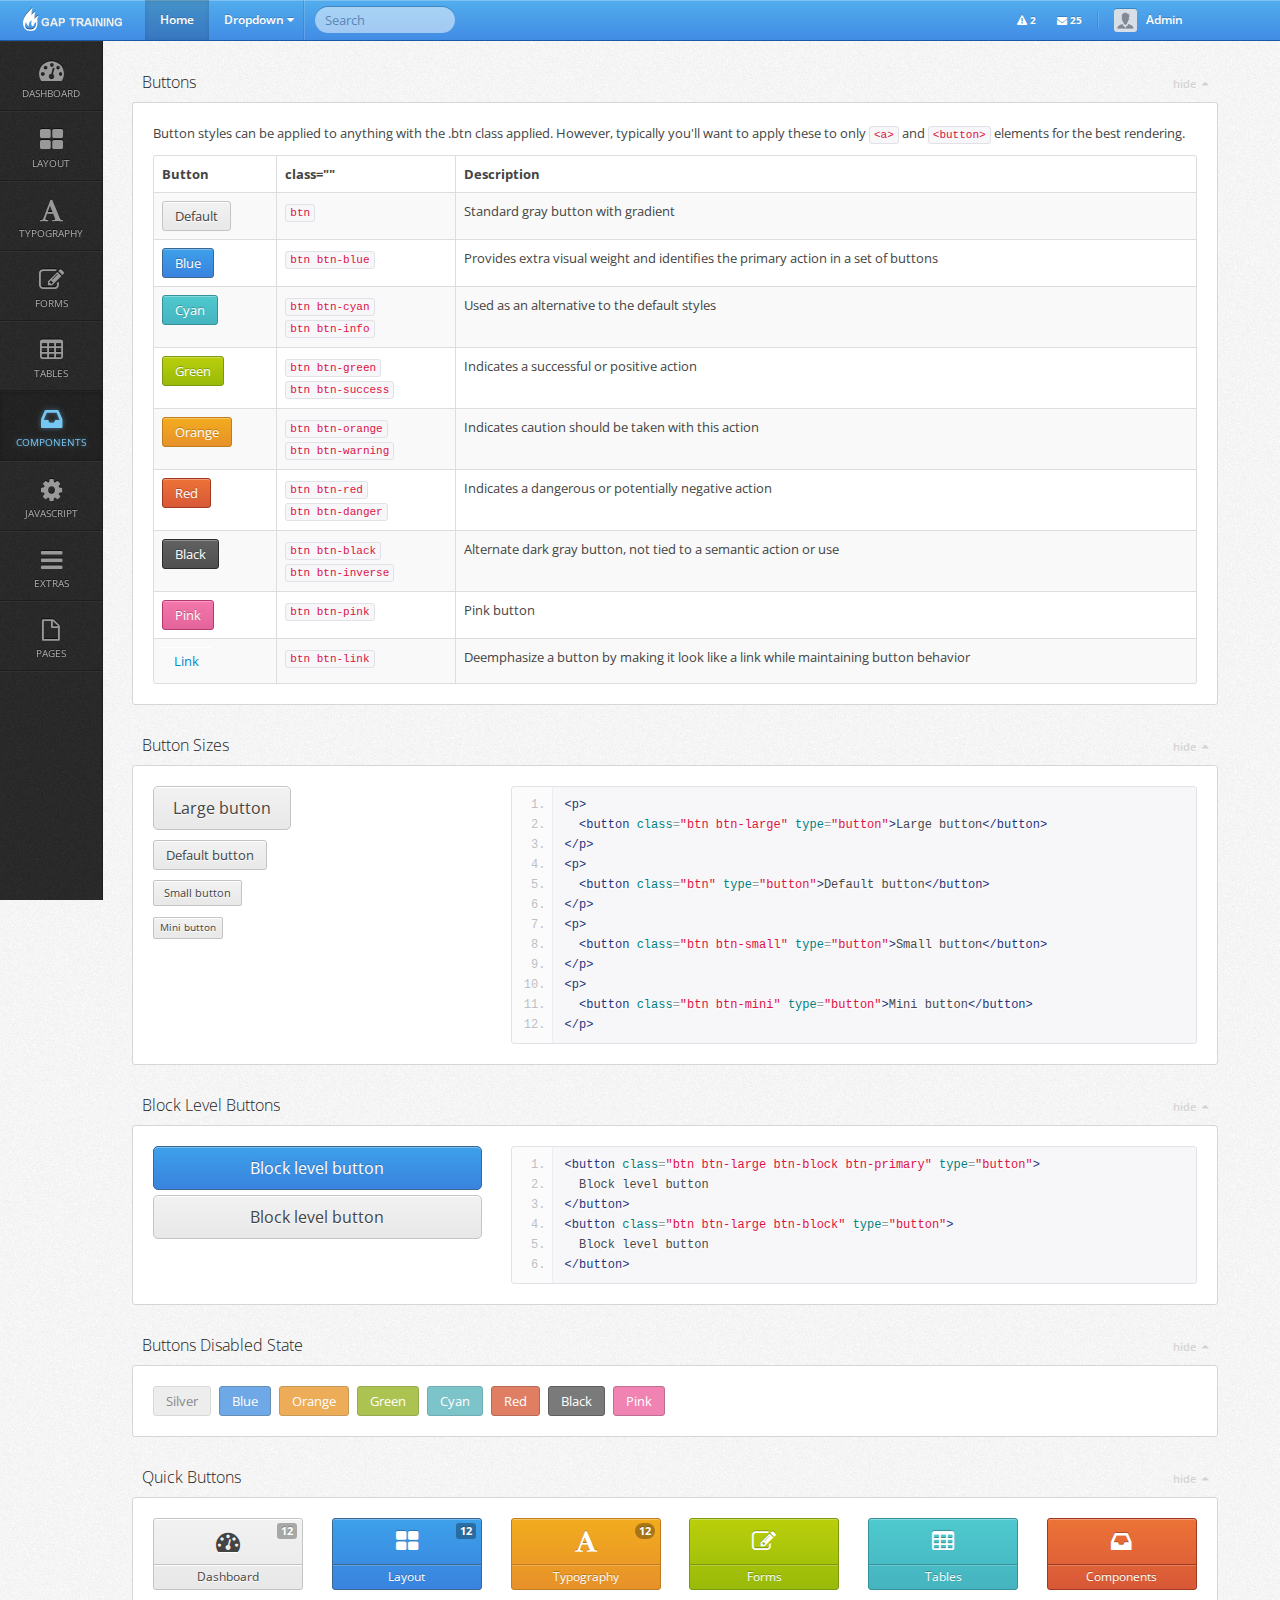
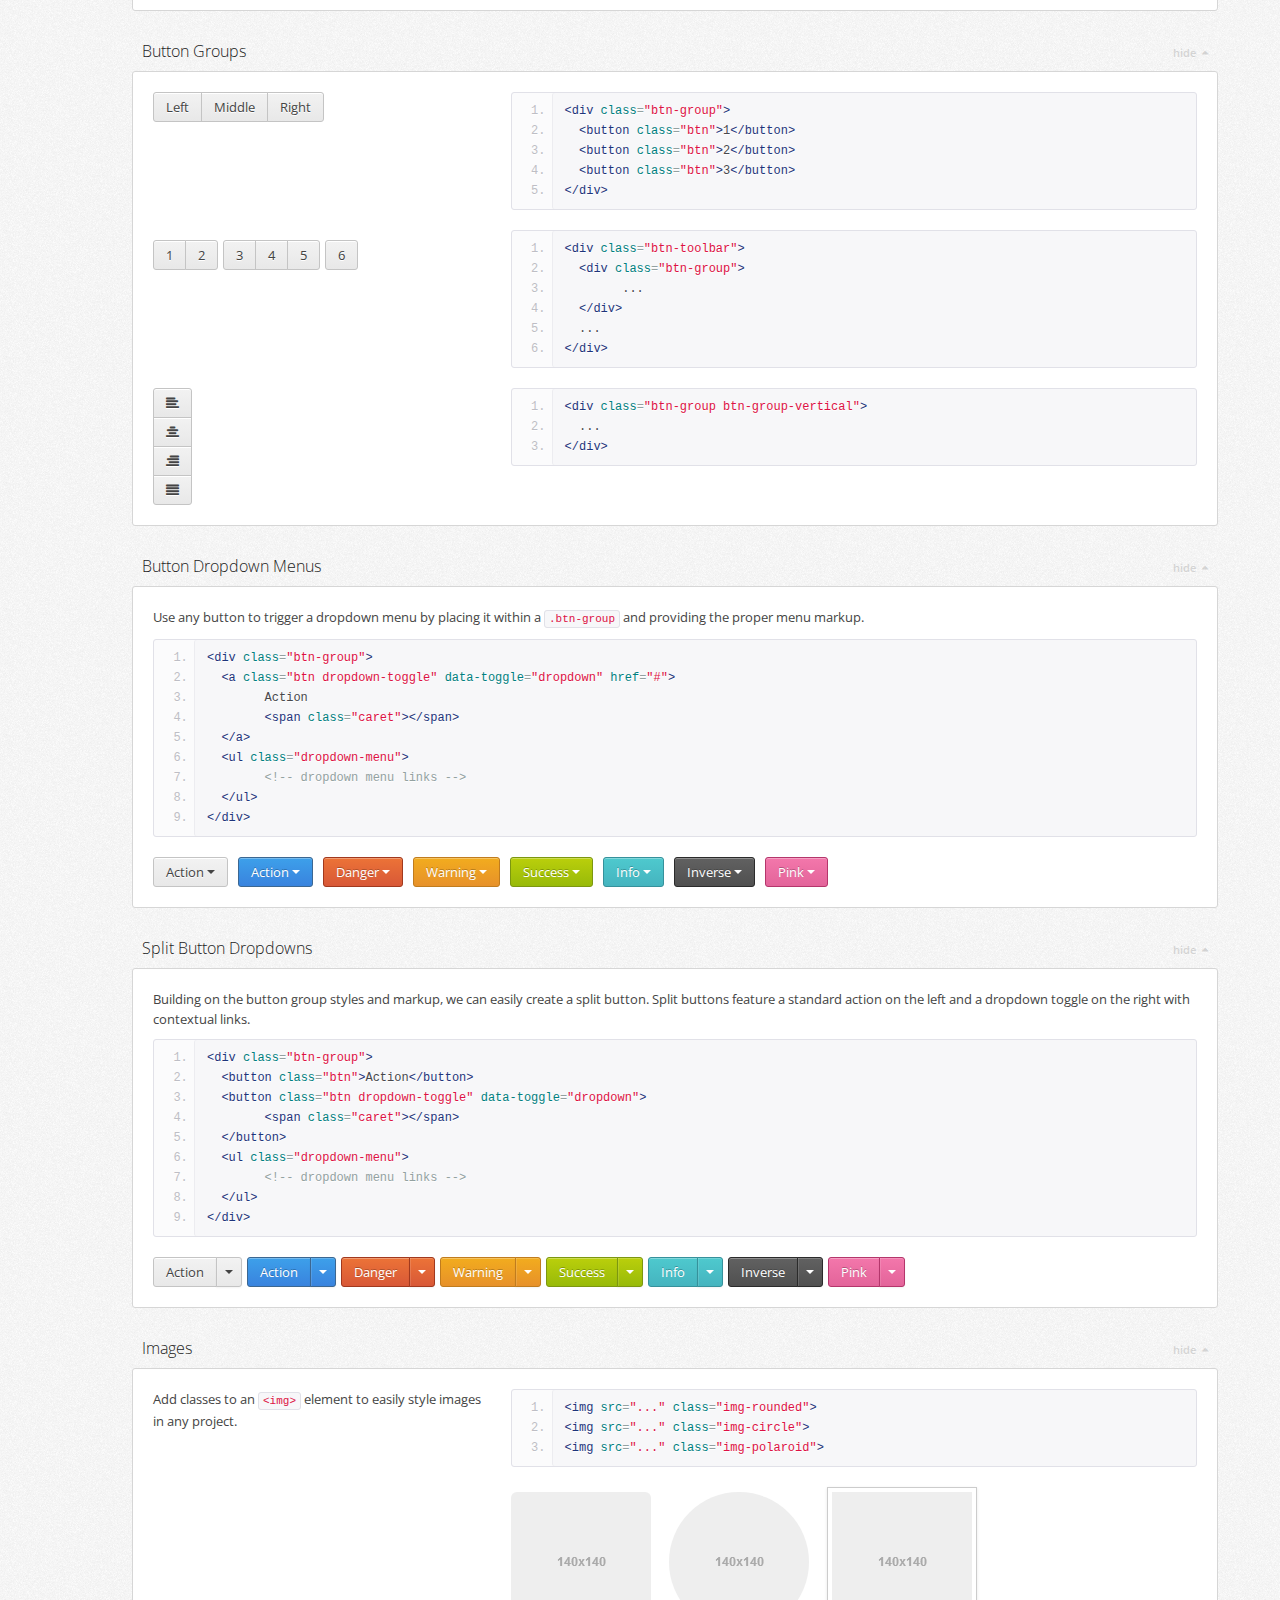
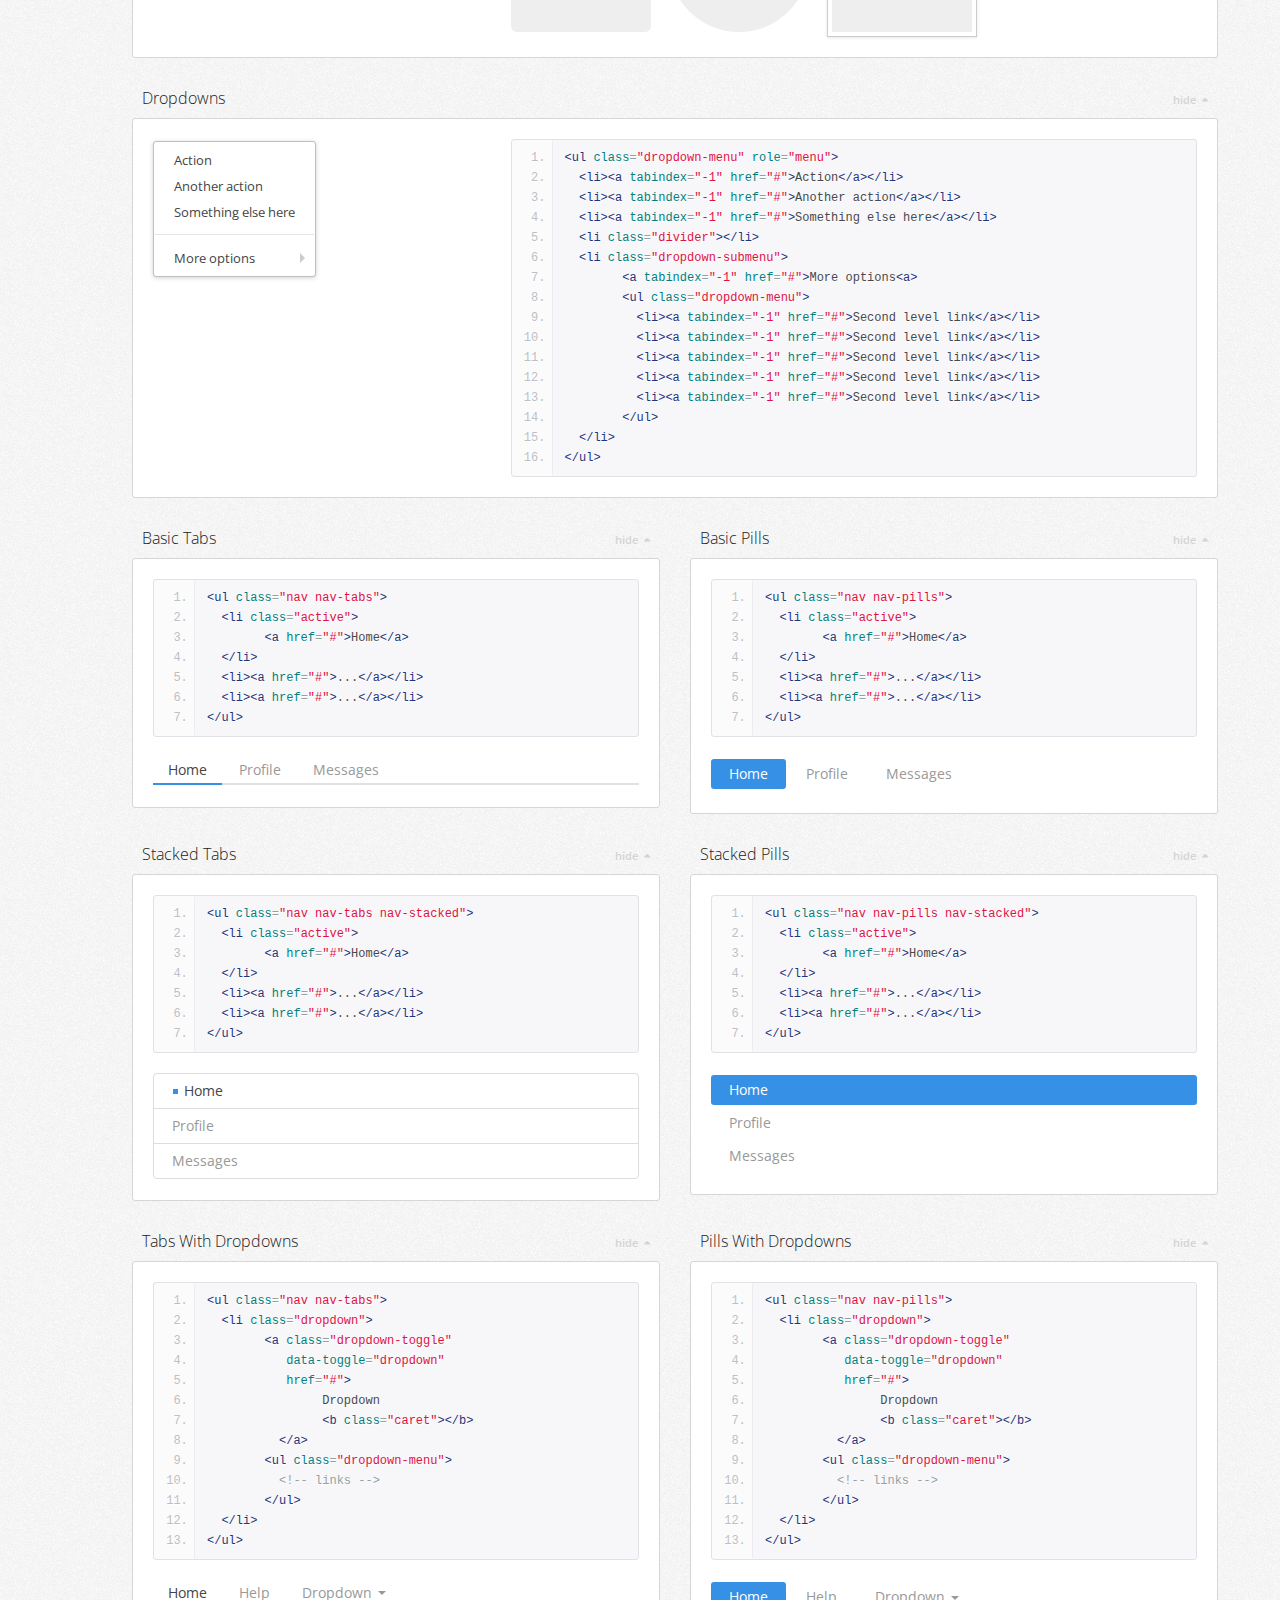
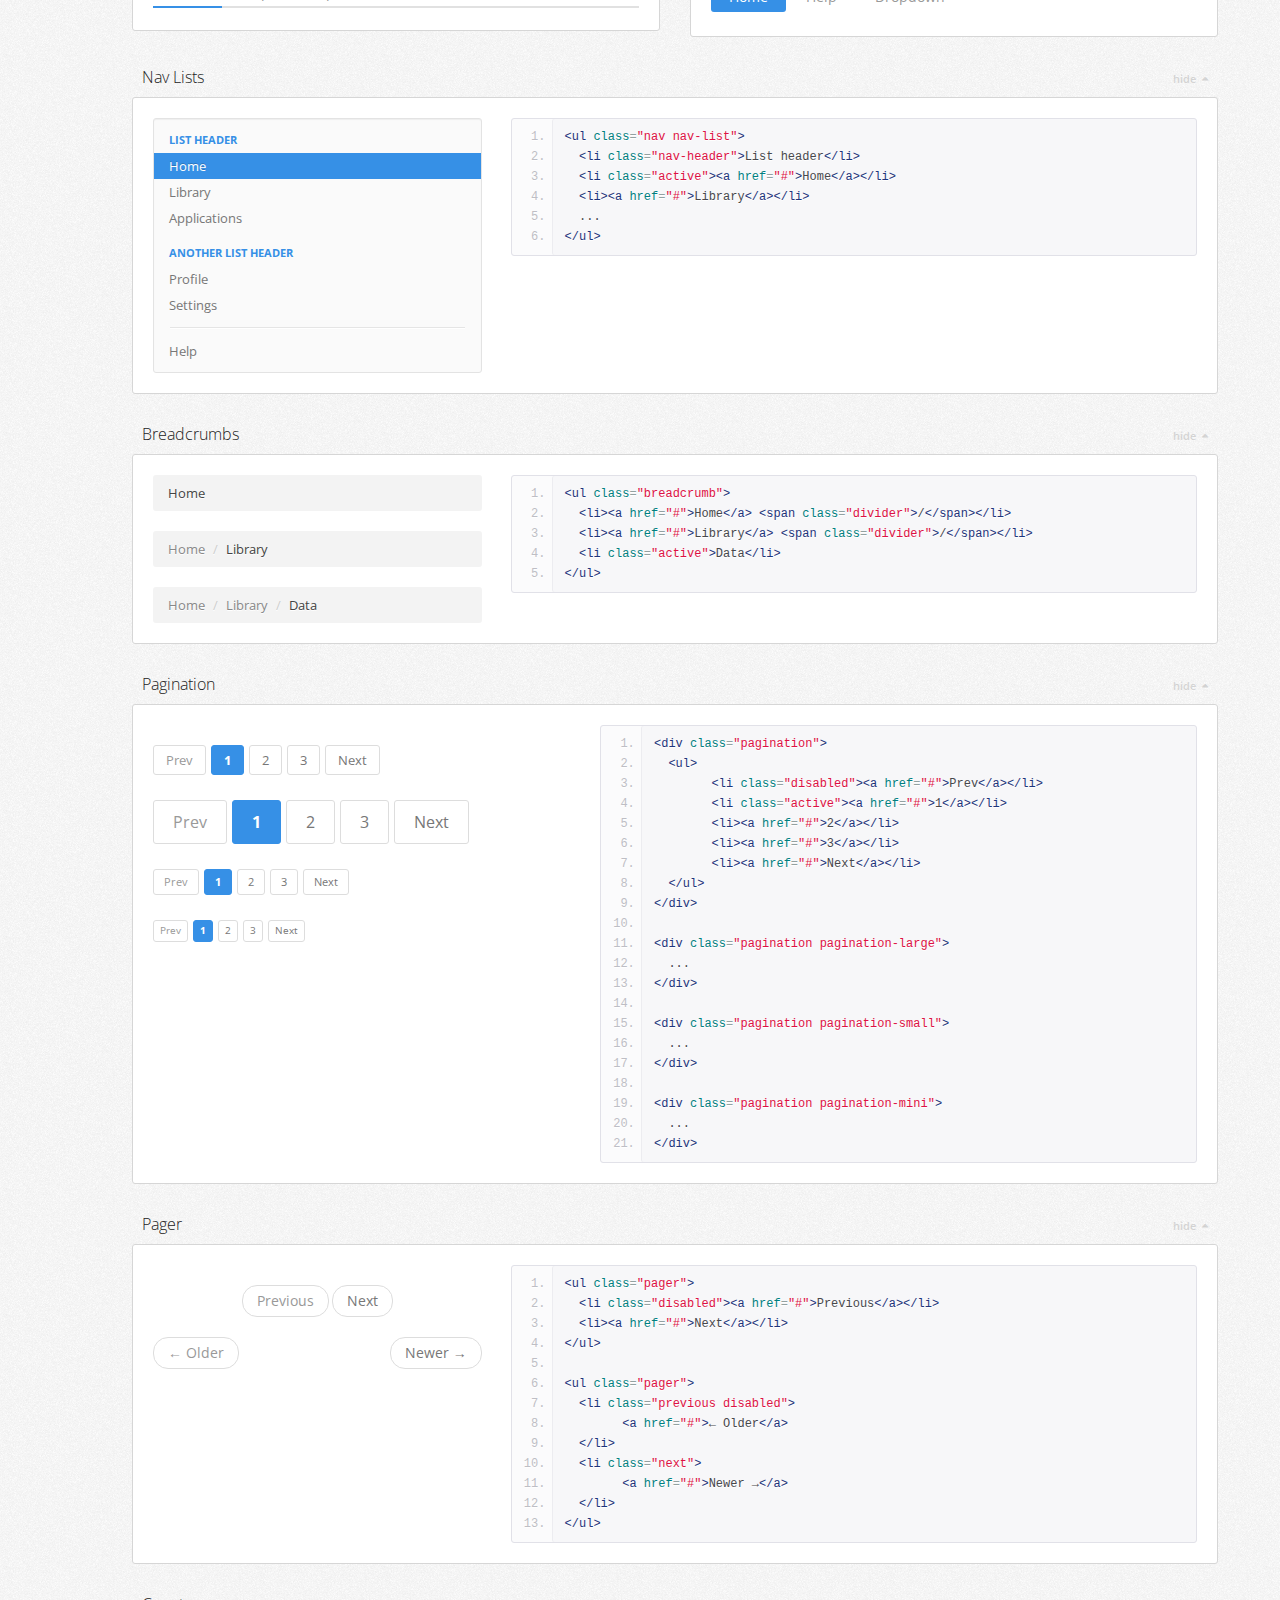
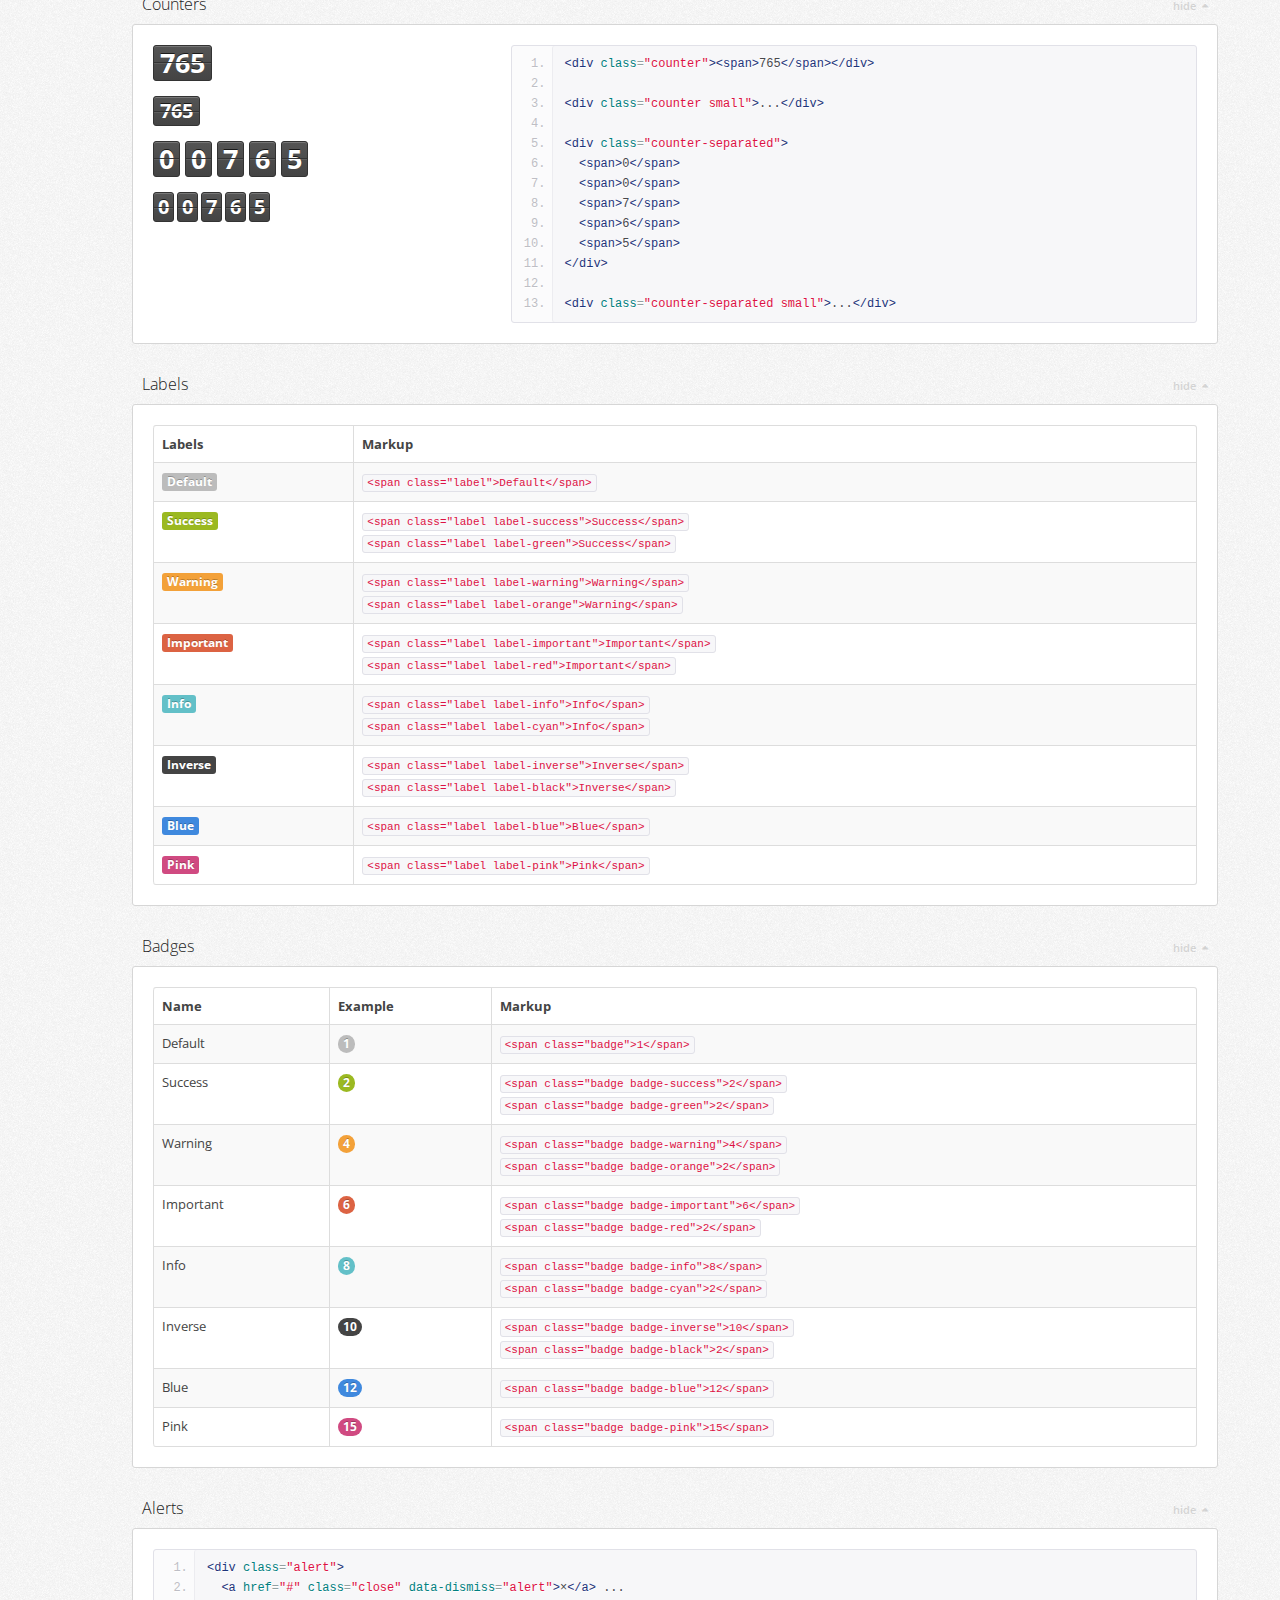
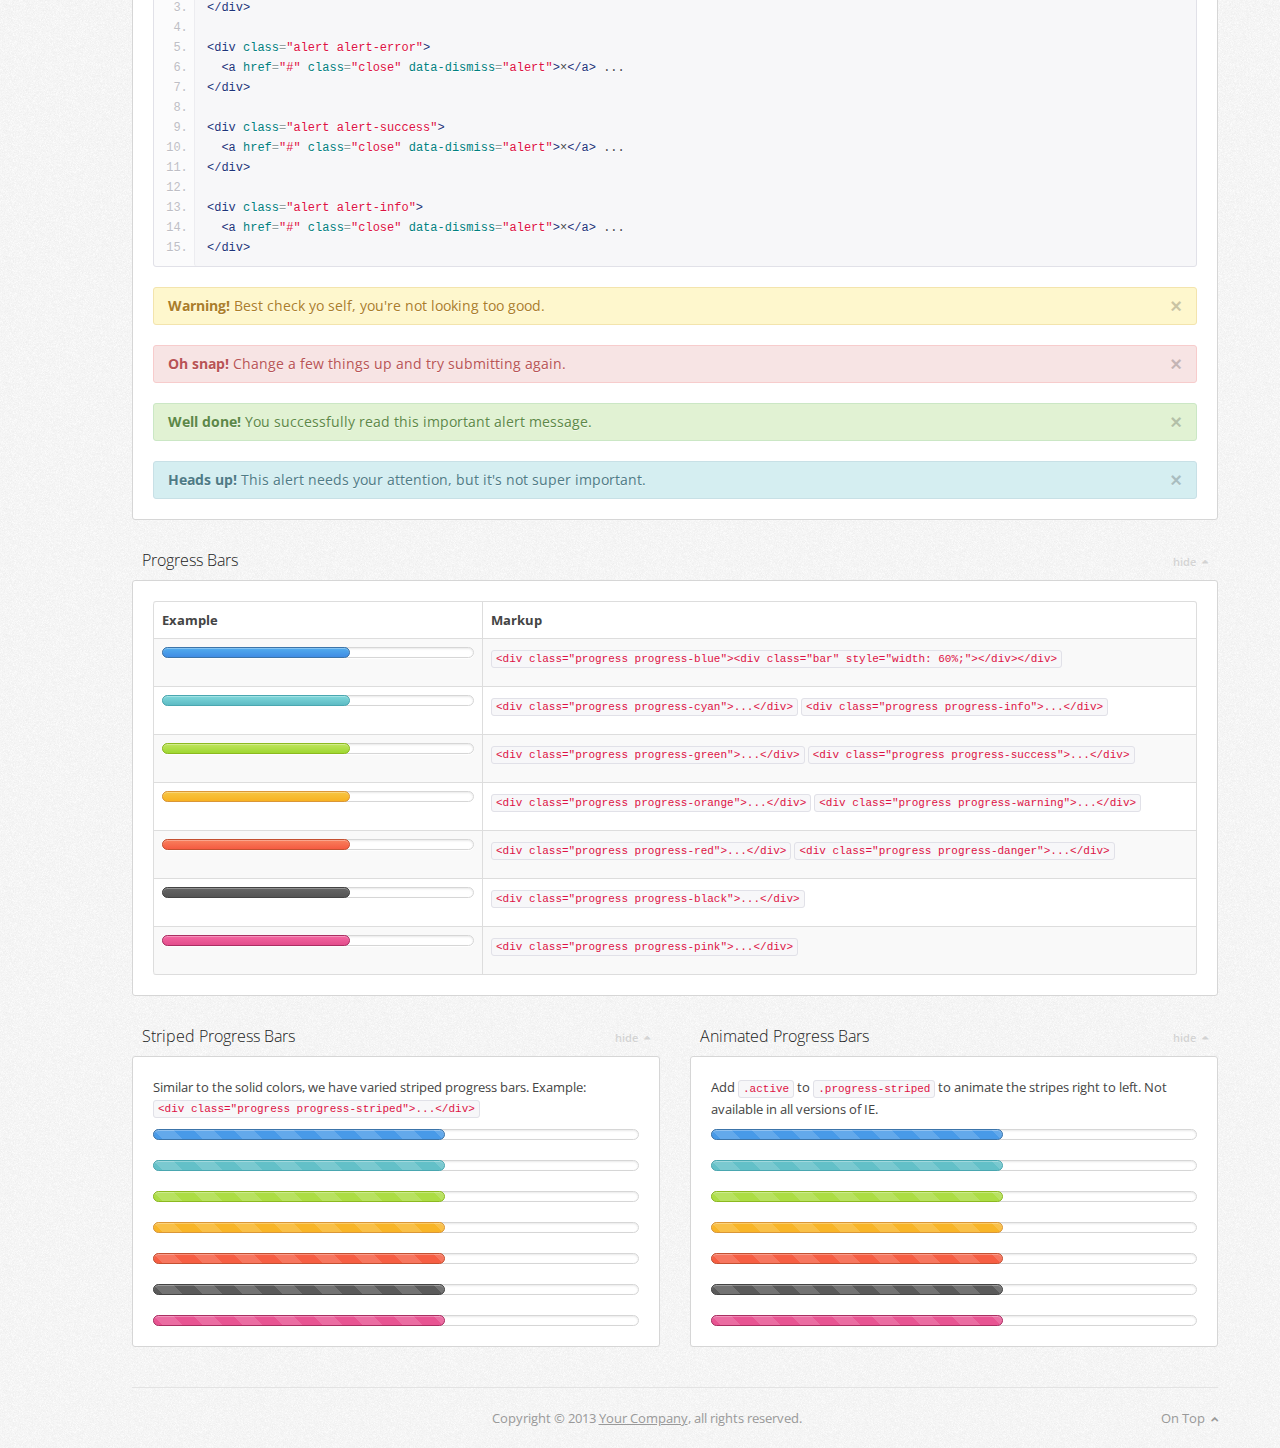
<file: html/components.html>
<!DOCTYPE html>
<!--[if lt IE 7]><html class="no-js lt-ie9 lt-ie8 lt-ie7"><![endif]-->
<!--[if IE 7]><html class="no-js lt-ie9 lt-ie8"><![endif]-->
<!--[if IE 8]><html class="no-js lt-ie9"><![endif]-->
<!--[if gt IE 8]><!--><html class="no-js"><!--<![endif]-->
<head>
	<meta charset="utf-8">
	<meta http-equiv="X-UA-Compatible" content="IE=edge,chrome=1">
	<title>
		AdminFlare - Components
	</title>
	<meta name="description" content="">
	<meta name="viewport" content="width=device-width">

	<script src="assets/javascripts/1.3.0/adminflare-demo-init.min.js" type="text/javascript"></script>

	<link href="http://fonts.googleapis.com/css?family=Open+Sans:300italic,400italic,600italic,700italic,400,300,600,700" rel="stylesheet" type="text/css">
	<script type="text/javascript">
		// Include Bootstrap stylesheet 
		document.write('<link href="assets/css/' + DEMO_ADMINFLARE_VERSION + '/' + DEMO_CURRENT_THEME + '/bootstrap.min.css" media="all" rel="stylesheet" type="text/css" id="bootstrap-css">');
		// Include AdminFlare stylesheet 
		document.write('<link href="assets/css/' + DEMO_ADMINFLARE_VERSION + '/' + DEMO_CURRENT_THEME + '/adminflare.min.css" media="all" rel="stylesheet" type="text/css" id="adminflare-css">');
	</script>
	
	<script src="assets/javascripts/1.3.0/modernizr-jquery.min.js" type="text/javascript"></script>
	<script src="assets/javascripts/1.3.0/bootstrap.min.js" type="text/javascript"></script>
	<script src="assets/javascripts/1.3.0/adminflare.min.js" type="text/javascript"></script>

	<style type="text/css">
		.well, .box { padding-bottom: 0; }

		#btns-disabled .btn, #button-dropdown-menus .btn-group { margin-right: 5px; }

		#images img { margin-right: 15px; }

		#counters .span4 > div { margin-bottom: 15px; }
	</style>

	<script type="text/javascript">
		$(document).ready(function() {
			prettyPrint();
		});
	</script>
</head>
<body>
<script type="text/javascript">demoSetBodyLayout();</script>
	<!-- Main navigation bar
		================================================== -->

	<header class="navbar navbar-fixed-top" id="main-navbar">
		<div class="navbar-inner">
			<div class="container">
				<a class="logo" href="#"><img alt="Af_logo" src="assets/images/af-logo.png"></a>

				<a class="btn nav-button collapsed" data-toggle="collapse" data-target=".nav-collapse">
					<span class="icon-reorder"></span>
				</a>

				<div class="nav-collapse collapse">
					<ul class="nav">
						<li class="active"><a href="#">Home</a></li>
						<li class="dropdown">
							<a href="#" class="dropdown-toggle" data-toggle="dropdown">Dropdown <i class=" icon-caret-down"></i></a>
							<ul class="dropdown-menu">
								<li><a href="#">Action</a></li>
								<li><a href="#">Another action</a></li>
								<li><a href="#">Something else here</a></li>
								<li class="divider"></li>
								<li class="nav-header">Nav header</li>
								<li><a href="#">Separated link</a></li>
								<li><a href="#">One more separated link</a></li>
							</ul>
						</li>
						<li class="divider-vertical"></li>
					</ul>
					<form class="navbar-search pull-left" action="" _lpchecked="1">
						<input type="text" class="search-query" placeholder="Search" style="width: 120px">
					</form>
					<ul class="nav pull-right">
						<li>
							<ul class="messages">
								<li>
									<a href="#"><i class="icon-warning-sign"></i> 2<span class="		responsive-text"> alerts</span></a>
								</li>
								<li>
									<a href="#"><i class="icon-envelope"></i> 25<span class="		responsive-text"> new messages</span></a>
								</li>
							</ul>
						</li>
						<li class="separator"></li>
						<li class="dropdown">
							<a href="#" class="dropdown-toggle usermenu" data-toggle="dropdown">
								<img alt="Avatar" src="assets/images/avatar.png">
								<span>&nbsp;&nbsp;Admin</span>
							</a>
							<ul class="dropdown-menu">
								<li>
									<a href="#">Profile</a>
								</li>
								<li>
									<a href="#">Settings</a>
								</li>
								<li class="divider"></li>
								<li>
									<a href="index.html">Sign In</a>
								</li>
							</ul>
						</li>
					</ul>
				</div>
			</div>
		</div>
	</header>
	<!-- / Main navigation bar -->
	
	<!-- Left navigation panel
		================================================== -->
	<nav id="left-panel">
		<div id="left-panel-content">
			<ul>
				<li>
					<a href="dashboard.html"><span class="icon-dashboard"></span>Dashboard</a>
				</li>
				<li>
					<a href="layout.html"><span class="icon-th-large"></span>Layout</a>
				</li>
				<li>
					<a href="typography.html"><span class="icon-font"></span>Typography</a>
				</li>
				<li>
					<a href="forms.html"><span class="icon-edit"></span>Forms</a>
				</li>
				<li>
					<a href="tables.html"><span class="icon-table"></span>Tables</a>
				</li>
				
				<li class="active">
					<a href="components.html"><span class="icon-inbox"></span>Components</a>
				</li>
				<li>
					<a href="javascript.html"><span class="icon-cog"></span>JavaScript</a>
				</li>
				<li class="lp-dropdown">
					<a href="#" class="lp-dropdown-toggle" id="extras-dropdown"><span class="icon-reorder"></span>Extras</a>
					<ul class="lp-dropdown-menu" data-dropdown-owner="extras-dropdown">
						<li>
							<a tabindex="-1" href="extras-icons.html"><span class="icon-coffee"></span>Icons</a>
						</li>
						<li>
							<a tabindex="-1" href="extras-charts.html"><span class="icon-bar-chart"></span>Charts</a>
						</li>
						<li>
							<a tabindex="-1" href="extras-widgets.html"><span class="icon-star"></span>Widgets</a>
						</li>
					</ul>
				</li>
				<li class="lp-dropdown">
					<a href="#" class="lp-dropdown-toggle" id="pages-dropdown"><span class="icon-file-alt"></span>Pages</a>
					<ul class="lp-dropdown-menu simple" data-dropdown-owner="pages-dropdown">
						<li>
							<a tabindex="-1" href="index.html"><i class="icon-signin"></i>&nbsp;&nbsp;Sign In</a>
						</li>
						<li>
							<a tabindex="-1" href="pages-signup.html"><i class="icon-check"></i>&nbsp;&nbsp;Sign Up</a>
						</li>
						<li>
							<a tabindex="-1" href="pages-messages.html"><i class="icon-envelope-alt"></i>&nbsp;&nbsp;Messages</a>
						</li>
						<li>
							<a tabindex="-1" href="pages-stream.html"><i class="icon-leaf"></i>&nbsp;&nbsp;Stream</a>
						</li>
						<li>
							<a tabindex="-1" href="pages-pricing.html"><i class="icon-money"></i>&nbsp;&nbsp;Pricing</a>
						</li>
						<li>
							<a tabindex="-1" href="pages-invoice.html"><i class="icon-pencil"></i>&nbsp;&nbsp;Invoice</a>
						</li>
						<li>
							<a tabindex="-1" href="pages-map.html"><i class="icon-map-marker"></i>&nbsp;&nbsp;Full page map</a>
						</li>
						<li>
							<a tabindex="-1" href="pages-error-404.html"><i class="icon-unlink"></i>&nbsp;&nbsp;Error 404</a>
						</li>
						<li>
							<a tabindex="-1" href="pages-error-500.html"><i class="icon-bug"></i>&nbsp;&nbsp;Error 500</a>
						</li>
						<li>
							<a tabindex="-1" href="pages-blank.html"><i class="icon-bookmark-empty"></i>&nbsp;&nbsp;Blank page</a>
						</li>
					</ul>
				</li>
			</ul>
		</div>
		<div class="icon-caret-down"></div>
		<div class="icon-caret-up"></div>
	</nav>
	<!-- / Left navigation panel -->
	
	<!-- Page content
		================================================== -->
	<section class="container">
	
		<!-- Buttons
		================================================== -->
		<section class="row-fluid" id="styleswitcher-buttons">
			<h3 class="box-header">
				Buttons
			</h3>
			<div class="box">
				<p>
					Button styles can be applied to anything with the .btn class applied. However, typically you'll want to apply these to only <code>&lt;a&gt;</code> and <code>&lt;button&gt;</code> elements for the best rendering.
				</p>
				<table class="table table-bordered table-striped">
					<thead>
						<tr>
							<th>Button</th>
							<th>class=""</th>
							<th>Description</th>
						</tr>
					</thead>
					<tbody>
					
						<tr>
							<td><button type="button" class="btn">Default</button></td>
							<td><code>btn</code></td>
							<td>Standard gray button with gradient</td>
						</tr>
						
						<tr>
							<td><button type="button" class="btn btn-blue">Blue</button></td>
							<td>
								<code>btn btn-blue</code>
							</td>
							<td>Provides extra visual weight and identifies the primary action in a set of buttons</td>
						</tr>
						
						<tr>
							<td><button type="button" class="btn btn-cyan">Cyan</button></td>
							<td>
								<code>btn btn-cyan</code><br>
								<code>btn btn-info</code>
							</td>
							<td>Used as an alternative to the default styles</td>
						</tr>
						
						<tr>
							<td><button type="button" class="btn btn-green">Green</button></td>
							<td>
								<code>btn btn-green</code><br>
								<code>btn btn-success</code>
							</td>
							<td>Indicates a successful or positive action</td>
						</tr>
						
						<tr>
							<td><button type="button" class="btn btn-orange">Orange</button></td>
							<td>
								<code>btn btn-orange</code><br>
								<code>btn btn-warning</code>
							</td>
							<td>Indicates caution should be taken with this action</td>
						</tr>
						
						<tr>
							<td><button type="button" class="btn btn-red">Red</button></td>
							<td>
								<code>btn btn-red</code><br>
								<code>btn btn-danger</code>
								
							</td>
							<td>Indicates a dangerous or potentially negative action</td>
						</tr>
						
						<tr>
							<td><button type="button" class="btn btn-black">Black</button></td>
							<td>
								<code>btn btn-black</code><br>
								<code>btn btn-inverse</code>
							</td>
							<td>Alternate dark gray button, not tied to a semantic action or use</td>
						</tr>
						
						<tr>
							<td><button type="button" class="btn btn-pink">Pink</button></td>
							<td><code>btn btn-pink</code></td>
							<td>Pink button</td>
						</tr>
						
						<tr>
							<td><button type="button" class="btn btn-link">Link</button></td>
							<td><code>btn btn-link</code></td>
							<td>Deemphasize a button by making it look like a link while maintaining button behavior</td>
						</tr>
					</tbody>
				</table>
			</div>
		</section>
		<!-- / Buttons -->
		
		<!-- Button sizes
		================================================== -->
		<section class="row-fluid">
			<h3 class="box-header">
				Button sizes
			</h3>
			<div class="box">
				<div class="span4">
					<p>
						<button class="btn btn-large" type="button">Large button</button>
					</p>
					<p>
						<button class="btn" type="button">Default button</button>
					</p>
					<p>
						<button class="btn btn-small" type="button">Small button</button>
					</p>
					<p>
						<button class="btn btn-mini" type="button">Mini button</button>
					</p>
				</div>
				<div class="span8">
					<pre class="prettyprint linenums">
&lt;p&gt;
  &lt;button class="btn btn-large" type="button"&gt;Large button&lt;/button&gt;
&lt;/p&gt;
&lt;p&gt;
  &lt;button class="btn" type="button"&gt;Default button&lt;/button&gt;
&lt;/p&gt;
&lt;p&gt;
  &lt;button class="btn btn-small" type="button"&gt;Small button&lt;/button&gt;
&lt;/p&gt;
&lt;p&gt;
  &lt;button class="btn btn-mini" type="button"&gt;Mini button&lt;/button&gt;
&lt;/p&gt;
</pre>
				</div>
			</div>
		</section>
		<!-- / Button sizes -->
		
		<!-- Block level buttons
			================================================== -->
		<section class="row-fluid">
			<h3 class="box-header">
				Block level buttons
			</h3>
			<div class="box">
				<div class="span4">
					<button class="btn btn-large btn-block btn-primary" type="button">Block level button</button>
					<button class="btn btn-large btn-block" type="button">Block level button</button>
				</div>
				<div class="span8">
					<pre class="prettyprint linenums">
&lt;button class="btn btn-large btn-block btn-primary" type="button"&gt;
  Block level button
&lt;/button&gt;
&lt;button class="btn btn-large btn-block" type="button"&gt;
  Block level button
&lt;/button&gt;
</pre>
				</div>
			</div>
		</section>
		<!-- / Block level buttons -->
		
		<!-- Buttons disabled state
			================================================== -->
		<section class="row-fluid" id="btns-disabled">
			<h3 class="box-header">
				Buttons disabled state
			</h3>
			<div class="box" style="padding-bottom: 20px">
				<button class="btn disabled">Silver</button>
				<button class="btn btn-blue disabled">Blue</button>
				<button class="btn btn-orange disabled">Orange</button>
				<button class="btn btn-green disabled">Green</button>
				<button class="btn btn-cyan disabled">Cyan</button>
				<button class="btn btn-red disabled">Red</button>
				<button class="btn btn-black disabled">Black</button>
				<button class="btn btn-pink disabled">Pink</button>
			</div>
		</section>
		<!-- / Buttons disabled state -->

		<!-- Quick buttons
			================================================== -->
		<section class="row-fluid">
			<h3 class="box-header">
				Quick buttons
			</h3>
			<div class="box">
				<div class="row-fluid" style="margin-bottom: 20px">
					<a href="#" class="btn quick-btn span2">
						<span class="label">12</span>
						<i class="icon-dashboard"></i>
						<span class="quick-btn-title">Dashboard</span>
					</a>
					<a href="#" class="btn btn-blue quick-btn span2">
						<span class="label">12</span>
						<i class="icon-th-large"></i>
						<span class="quick-btn-title">Layout</span>
					</a>
					<a href="#" class="btn btn-orange quick-btn span2">
						<span class="badge">12</span>
						<i class="icon-font"></i>
						<span class="quick-btn-title">Typography</span>
					</a>
					<a href="#" class="btn btn-green quick-btn span2">
						<i class="icon-edit"></i>
						<span class="quick-btn-title">Forms</span>
					</a>
					<a href="#" class="btn btn-cyan quick-btn span2">
						<i class="icon-table"></i>
						<span class="quick-btn-title">Tables</span>
					</a>
					<a href="#" class="btn btn-red quick-btn span2">
						<i class="icon-inbox"></i>
						<span class="quick-btn-title">Components</span>
					</a>
				</div>
			</div>
		</section>
		<!-- / Quick buttons -->
		
		<!-- Button groups
			================================================== -->
		<section class="row-fluid">
			<h3 class="box-header">
				Button groups
			</h3>
			<div class="box">
				<!-- Single button group
					================================================== -->
				<div class="row-fluid">
				
					<div class="span4">
						<div class="btn-group">
							<button class="btn">Left</button>
							<button class="btn">Middle</button>
							<button class="btn">Right</button>
						</div>
					</div>
					
					<div class="span8">
						<pre class="prettyprint linenums">
&lt;div class="btn-group"&gt;
  &lt;button class="btn"&gt;1&lt;/button&gt;
  &lt;button class="btn"&gt;2&lt;/button&gt;
  &lt;button class="btn"&gt;3&lt;/button&gt;
&lt;/div&gt;
</pre>
					</div>
				</div>
				<!-- / Single button group -->
				
				<!-- Multiple button groups
					================================================== -->
				<div class="row-fluid">
					<div class="span4">
						<div class="btn-toolbar">
							<div class="btn-group">
								<button class="btn">1</button>
								<button class="btn">2</button>
							</div>
							<div class="btn-group">
								<button class="btn">3</button>
								<button class="btn">4</button>
								<button class="btn">5</button>
							</div>
							<div class="btn-group">
								<button class="btn">6</button>
							</div>
						</div>
					</div>
					<div class="span8">
						<pre class="prettyprint linenums">
&lt;div class="btn-toolbar"&gt;
  &lt;div class="btn-group"&gt;
	...
  &lt;/div&gt;
  ...
&lt;/div&gt;
</pre>
					</div>
				</div>
				<!-- / Multiple button groups -->
				
				<!-- Vertical button groups
					================================================== -->
				<div class="row-fluid" style="margin-bottom: 20px">
					<div class="span4">
						<div class="btn-group btn-group-vertical">
							<button type="button" class="btn"><i class="icon-align-left"></i></button>
							<button type="button" class="btn"><i class="icon-align-center"></i></button>
							<button type="button" class="btn"><i class="icon-align-right"></i></button>
							<button type="button" class="btn"><i class="icon-align-justify"></i></button>
						</div>
					</div>
					<div class="span8">
						<pre class="prettyprint linenums">
&lt;div class="btn-group btn-group-vertical"&gt;
  ...
&lt;/div&gt;
</pre>
					</div>
				</div>
				<!-- / Vertical button groups -->
			</div>
		</section>
		<!-- / Button groups -->
		
		<!-- Button dropdown menus
			================================================== -->
		<section class="row-fluid" id="button-dropdown-menus">
			<h3 class="box-header">
				Button dropdown menus
			</h3>
			<div class="box" style="padding-bottom: 20px">
				<p>
					Use any button to trigger a dropdown menu by placing it within a <code>.btn-group</code> and providing the proper menu markup.
				</p>
				<pre class="prettyprint linenums">
&lt;div class="btn-group"&gt;
  &lt;a class="btn dropdown-toggle" data-toggle="dropdown" href="#"&gt;
	Action
	&lt;span class="caret"&gt;&lt;/span&gt;
  &lt;/a&gt;
  &lt;ul class="dropdown-menu"&gt;
	&lt;!-- dropdown menu links --&gt;
  &lt;/ul&gt;
&lt;/div&gt;
</pre>
				<div class="btn-toolbar" style="margin: 0">
				
					<div class="btn-group">
						<button class="btn dropdown-toggle" data-toggle="dropdown">Action <span class="caret"></span></button>
						<ul class="dropdown-menu">
							<li><a href="#">Action</a></li>
							<li><a href="#">Another action</a></li>
							<li><a href="#">Something else here</a></li>
							<li class="divider"></li>
							<li><a href="#">Separated link</a></li>
						</ul>
					</div>
					<!-- / .btn-group -->
					
					<div class="btn-group">
						<button class="btn btn-blue dropdown-toggle" data-toggle="dropdown">Action <span class="caret"></span></button>
						<ul class="dropdown-menu">
							<li><a href="#">Action</a></li>
							<li><a href="#">Another action</a></li>
							<li><a href="#">Something else here</a></li>
							<li class="divider"></li>
							<li><a href="#">Separated link</a></li>
						</ul>
					</div>
					<!-- / .btn-group -->
					
					<div class="btn-group">
						<button class="btn btn-danger dropdown-toggle" data-toggle="dropdown">Danger <span class="caret"></span></button>
						<ul class="dropdown-menu">
							<li><a href="#">Action</a></li>
							<li><a href="#">Another action</a></li>
							<li><a href="#">Something else here</a></li>
							<li class="divider"></li>
							<li><a href="#">Separated link</a></li>
						</ul>
					</div>
					<!-- / .btn-group -->
					
					<div class="btn-group">
						<button class="btn btn-warning dropdown-toggle" data-toggle="dropdown">Warning <span class="caret"></span></button>
						<ul class="dropdown-menu">
							<li><a href="#">Action</a></li>
							<li><a href="#">Another action</a></li>
							<li><a href="#">Something else here</a></li>
							<li class="divider"></li>
							<li><a href="#">Separated link</a></li>
						</ul>
					</div>
					<!-- / .btn-group -->
					
					<div class="btn-group">
						<button class="btn btn-success dropdown-toggle" data-toggle="dropdown">Success <span class="caret"></span></button>
						<ul class="dropdown-menu">
							<li><a href="#">Action</a></li>
							<li><a href="#">Another action</a></li>
							<li><a href="#">Something else here</a></li>
							<li class="divider"></li>
							<li><a href="#">Separated link</a></li>
						</ul>
					</div>
					<!-- / .btn-group -->
					
					<div class="btn-group">
						<button class="btn btn-info dropdown-toggle" data-toggle="dropdown">Info <span class="caret"></span></button>
						<ul class="dropdown-menu">
							<li><a href="#">Action</a></li>
							<li><a href="#">Another action</a></li>
							<li><a href="#">Something else here</a></li>
							<li class="divider"></li>
							<li><a href="#">Separated link</a></li>
						</ul>
					</div>
					<!-- / .btn-group -->
					
					<div class="btn-group">
						<button class="btn btn-inverse dropdown-toggle" data-toggle="dropdown">Inverse <span class="caret"></span></button>
						<ul class="dropdown-menu">
							<li><a href="#">Action</a></li>
							<li><a href="#">Another action</a></li>
							<li><a href="#">Something else here</a></li>
							<li class="divider"></li>
							<li><a href="#">Separated link</a></li>
						</ul>
					</div>
					<!-- / .btn-group -->
					
					<div class="btn-group">
						<button class="btn btn-pink dropdown-toggle" data-toggle="dropdown">Pink <span class="caret"></span></button>
						<ul class="dropdown-menu">
							<li><a href="#">Action</a></li>
							<li><a href="#">Another action</a></li>
							<li><a href="#">Something else here</a></li>
							<li class="divider"></li>
							<li><a href="#">Separated link</a></li>
						</ul>
					</div>
					<!-- / .btn-group -->
				</div>
				<!-- / .btn-toolbar -->
			</div>
		</section>
		
		<!-- Split button dropdowns
			================================================== -->
		<section class="row-fluid">
			<h3 class="box-header">
				Split button dropdowns
			</h3>
			<div class="box" style="padding-bottom: 20px">
				<p>
					Building on the button group styles and markup, we can easily create a split button. Split buttons feature a standard action on the left and a dropdown toggle on the right with contextual links.
				</p>
				<pre class="prettyprint linenums">
&lt;div class="btn-group"&gt;
  &lt;button class="btn"&gt;Action&lt;/button&gt;
  &lt;button class="btn dropdown-toggle" data-toggle="dropdown"&gt;
	&lt;span class="caret"&gt;&lt;/span&gt;
  &lt;/button&gt;
  &lt;ul class="dropdown-menu"&gt;
	&lt;!-- dropdown menu links --&gt;
  &lt;/ul&gt;
&lt;/div&gt;
</pre>
				<div class="btn-toolbar" style="margin: 0;">
				
					<div class="btn-group">
						<button class="btn">Action</button>
						<button class="btn dropdown-toggle" data-toggle="dropdown"><span class="caret"></span></button>
						<ul class="dropdown-menu">
							<li><a href="#">Action</a></li>
							<li><a href="#">Another action</a></li>
							<li><a href="#">Something else here</a></li>
							<li class="divider"></li>
							<li><a href="#">Separated link</a></li>
						</ul>
					</div>
					<!-- / .btn-group -->
					
					<div class="btn-group">
						<button class="btn btn-blue">Action</button>
						<button class="btn btn-blue dropdown-toggle" data-toggle="dropdown"><span class="caret"></span></button>
						<ul class="dropdown-menu">
							<li><a href="#">Action</a></li>
							<li><a href="#">Another action</a></li>
							<li><a href="#">Something else here</a></li>
							<li class="divider"></li>
							<li><a href="#">Separated link</a></li>
						</ul>
					</div>
					<!-- / .btn-group -->
					
					<div class="btn-group">
						<button class="btn btn-danger">Danger</button>
						<button class="btn btn-danger dropdown-toggle" data-toggle="dropdown"><span class="caret"></span></button>
						<ul class="dropdown-menu">
							<li><a href="#">Action</a></li>
							<li><a href="#">Another action</a></li>
							<li><a href="#">Something else here</a></li>
							<li class="divider"></li>
							<li><a href="#">Separated link</a></li>
						</ul>
					</div>
					<!-- / .btn-group -->
					
					<div class="btn-group">
						<button class="btn btn-warning">Warning</button>
						<button class="btn btn-warning dropdown-toggle" data-toggle="dropdown"><span class="caret"></span></button>
						<ul class="dropdown-menu">
							<li><a href="#">Action</a></li>
							<li><a href="#">Another action</a></li>
							<li><a href="#">Something else here</a></li>
							<li class="divider"></li>
							<li><a href="#">Separated link</a></li>
						</ul>
					</div>
					<!-- / .btn-group -->
					
					<div class="btn-group">
						<button class="btn btn-success">Success</button>
						<button class="btn btn-success dropdown-toggle" data-toggle="dropdown"><span class="caret"></span></button>
						<ul class="dropdown-menu">
							<li><a href="#">Action</a></li>
							<li><a href="#">Another action</a></li>
							<li><a href="#">Something else here</a></li>
							<li class="divider"></li>
							<li><a href="#">Separated link</a></li>
						</ul>
					</div>
					<!-- / .btn-group -->
					
					<div class="btn-group">
						<button class="btn btn-info">Info</button>
						<button class="btn btn-info dropdown-toggle" data-toggle="dropdown"><span class="caret"></span></button>
						<ul class="dropdown-menu">
							<li><a href="#">Action</a></li>
							<li><a href="#">Another action</a></li>
							<li><a href="#">Something else here</a></li>
							<li class="divider"></li>
							<li><a href="#">Separated link</a></li>
						</ul>
					</div>
					<!-- / .btn-group -->
					
					<div class="btn-group">
						<button class="btn btn-inverse">Inverse</button>
						<button class="btn btn-inverse dropdown-toggle" data-toggle="dropdown"><span class="caret"></span></button>
						<ul class="dropdown-menu">
							<li><a href="#">Action</a></li>
							<li><a href="#">Another action</a></li>
							<li><a href="#">Something else here</a></li>
							<li class="divider"></li>
							<li><a href="#">Separated link</a></li>
						</ul>
					</div>
					<!-- / .btn-group -->
					
					<div class="btn-group">
						<button class="btn btn-pink">Pink</button>
						<button class="btn btn-pink dropdown-toggle" data-toggle="dropdown"><span class="caret"></span></button>
						<ul class="dropdown-menu">
							<li><a href="#">Action</a></li>
							<li><a href="#">Another action</a></li>
							<li><a href="#">Something else here</a></li>
							<li class="divider"></li>
							<li><a href="#">Separated link</a></li>
						</ul>
					</div>
					<!-- / .btn-group -->
				</div>
				<!-- / .btn-toolbar -->
			</div>
		</section>
		<!-- / Split button dropdowns -->
		
		<!-- Images
			================================================== -->
		<section class="row-fluid">
			<h3 class="box-header">
				Images
			</h3>
			<div class="box" id="images" style="padding-bottom: 20px">
				<div class="span4">
					Add classes to an <code>&lt;img&gt;</code> element to easily style images in any project.
				</div>
				<div class="span8">
					<pre class="prettyprint linenums">
&lt;img src="..." class="img-rounded"&gt;
&lt;img src="..." class="img-circle"&gt;
&lt;img src="..." class="img-polaroid"&gt;
</pre>
					<div>
						<img src="assets/images/png.png" class="img-rounded" alt="">
						<img src="assets/images/png.png" class="img-circle" alt="">
						<img src="assets/images/png.png" class="img-polaroid" alt="">
					</div>
				</div>
			</div>
		</section>
		<!-- / Images -->
		
		<!-- Dropdowns
			================================================== -->
		<section class="row-fluid">
			<h3 class="box-header">
				Dropdowns
			</h3>
			<div class="box">
				<div class="span4">
					<div class="dropdown clearfix">
						<ul class="dropdown-menu" role="menu" style="display: block; position: static; margin-bottom: 5px; *width: 180px;">
							<li role="menuitem"><a tabindex="-1" href="#">Action</a></li>
							<li role="menuitem"><a tabindex="-1" href="#">Another action</a></li>
							<li role="menuitem"><a tabindex="-1" href="#">Something else here</a></li>
							<li role="menuitem" class="divider"></li>
							<li role="menuitem" class="dropdown-submenu">
								<a tabindex="-1" href="#">More options</a>
								<ul class="dropdown-menu">
									<li><a tabindex="-1" href="#">Second level link</a></li>
									<li><a tabindex="-1" href="#">Second level link</a></li>
									<li><a tabindex="-1" href="#">Second level link</a></li>
									<li><a tabindex="-1" href="#">Second level link</a></li>
									<li><a tabindex="-1" href="#">Second level link</a></li>
								</ul>
							</li>
						</ul>
					</div>
					<!-- / .dropdown -->
				</div>
				<div class="span8">
					<pre class="prettyprint linenums">
&lt;ul class="dropdown-menu" role="menu"&gt;
  &lt;li&gt;&lt;a tabindex="-1" href="#"&gt;Action&lt;/a&gt;&lt;/li&gt;
  &lt;li&gt;&lt;a tabindex="-1" href="#"&gt;Another action&lt;/a&gt;&lt;/li&gt;
  &lt;li&gt;&lt;a tabindex="-1" href="#"&gt;Something else here&lt;/a&gt;&lt;/li&gt;
  &lt;li class="divider"&gt;&lt;/li&gt;
  &lt;li class="dropdown-submenu"&gt;
	&lt;a tabindex="-1" href="#"&gt;More options&lt;a&gt;
	&lt;ul class="dropdown-menu"&gt;
	  &lt;li&gt;&lt;a tabindex="-1" href="#"&gt;Second level link&lt;/a&gt;&lt;/li&gt;
	  &lt;li&gt;&lt;a tabindex="-1" href="#"&gt;Second level link&lt;/a&gt;&lt;/li&gt;
	  &lt;li&gt;&lt;a tabindex="-1" href="#"&gt;Second level link&lt;/a&gt;&lt;/li&gt;
	  &lt;li&gt;&lt;a tabindex="-1" href="#"&gt;Second level link&lt;/a&gt;&lt;/li&gt;
	  &lt;li&gt;&lt;a tabindex="-1" href="#"&gt;Second level link&lt;/a&gt;&lt;/li&gt;
	&lt;/ul&gt;
  &lt;/li&gt;
&lt;/ul&gt;
</pre>
				</div>
			</div>
		</section>
		<!-- / Dropdowns -->
		
		<!-- ================================================== -->
		<section class="row-fluid">
		
			<!-- Basic tabs
				================================================== -->
			<div class="span6">
				<h3 class="box-header">
					Basic tabs
				</h3>
				<div class="box" style="padding-bottom: 10px">
					<pre class="prettyprint linenums">
&lt;ul class="nav nav-tabs"&gt;
  &lt;li class="active"&gt;
	&lt;a href="#"&gt;Home&lt;/a&gt;
  &lt;/li&gt;
  &lt;li&gt;&lt;a href="#"&gt;...&lt;/a&gt;&lt;/li&gt;
  &lt;li&gt;&lt;a href="#"&gt;...&lt;/a&gt;&lt;/li&gt;
&lt;/ul&gt;
</pre>
					<ul class="nav nav-tabs">
						<li class="active"><a href="#">Home</a></li>
						<li><a href="#">Profile</a></li>
						<li><a href="#">Messages</a></li>
					</ul>
				</div>
			</div>
			<!-- / Basic tabs -->
			
			<!-- Basic pills
				================================================== -->
			<div class="span6">
				<h3 class="box-header">
					Basic pills
				</h3>
				<div class="box" style="padding-bottom: 10px">
					<pre class="prettyprint linenums">
&lt;ul class="nav nav-pills"&gt;
  &lt;li class="active"&gt;
	&lt;a href="#"&gt;Home&lt;/a&gt;
  &lt;/li&gt;
  &lt;li&gt;&lt;a href="#"&gt;...&lt;/a&gt;&lt;/li&gt;
  &lt;li&gt;&lt;a href="#"&gt;...&lt;/a&gt;&lt;/li&gt;
&lt;/ul&gt;
</pre>
					<ul class="nav nav-pills">
						<li class="active"><a href="#">Home</a></li>
						<li><a href="#">Profile</a></li>
						<li><a href="#">Messages</a></li>
					</ul>
				</div>
			</div>
			<!-- / Basic pills -->
		</section>
		
		<!-- ================================================== -->
		<section class="row-fluid">
		
			<!-- Stacked tabs
				================================================== -->
			<div class="span6">
				<h3 class="box-header">
					Stacked tabs
				</h3>
				<div class="box" style="padding-bottom: 10px">
					<pre class="prettyprint linenums">
&lt;ul class="nav nav-tabs nav-stacked"&gt;
  &lt;li class="active"&gt;
	&lt;a href="#"&gt;Home&lt;/a&gt;
  &lt;/li&gt;
  &lt;li&gt;&lt;a href="#"&gt;...&lt;/a&gt;&lt;/li&gt;
  &lt;li&gt;&lt;a href="#"&gt;...&lt;/a&gt;&lt;/li&gt;
&lt;/ul&gt;
</pre>
					<ul class="nav nav-tabs nav-stacked">
						<li class="active"><a href="#">Home</a></li>
						<li><a href="#">Profile</a></li>
						<li><a href="#">Messages</a></li>
					</ul>
				</div>
			</div>
			<!-- / Stacked tabs -->
			
			<!-- Stacked pills
				================================================== -->
			<div class="span6">
				<h3 class="box-header">
					Stacked pills
				</h3>
				<div class="box" style="padding-bottom: 10px">
					<pre class="prettyprint linenums">
&lt;ul class="nav nav-pills nav-stacked"&gt;
  &lt;li class="active"&gt;
	&lt;a href="#"&gt;Home&lt;/a&gt;
  &lt;/li&gt;
  &lt;li&gt;&lt;a href="#"&gt;...&lt;/a&gt;&lt;/li&gt;
  &lt;li&gt;&lt;a href="#"&gt;...&lt;/a&gt;&lt;/li&gt;
&lt;/ul&gt;
</pre>
					<ul class="nav nav-pills nav-stacked">
						<li class="active"><a href="#">Home</a></li>
						<li><a href="#">Profile</a></li>
						<li><a href="#">Messages</a></li>
					</ul>
				</div>
			</div>
			<!-- / Stacked pills -->
		</section>
		
		<!-- ================================================== -->
		<section class="row-fluid">
		
			<!-- Tabs with dropdowns
				================================================== -->
			<div class="span6">
				<h3 class="box-header">
					Tabs with dropdowns
				</h3>
				<div class="box" style="padding-bottom: 10px">
					<pre class="prettyprint linenums">
&lt;ul class="nav nav-tabs"&gt;
  &lt;li class="dropdown"&gt;
	&lt;a class="dropdown-toggle"
	   data-toggle="dropdown"
	   href="#"&gt;
		Dropdown
		&lt;b class="caret"&gt;&lt;/b&gt;
	  &lt;/a&gt;
	&lt;ul class="dropdown-menu"&gt;
	  &lt;!-- links --&gt;
	&lt;/ul&gt;
  &lt;/li&gt;
&lt;/ul&gt;
</pre>
					<ul class="nav nav-tabs">
						<li class="active"><a href="#">Home</a></li>
						<li><a href="#">Help</a></li>
						<li class="dropdown">
							<a class="dropdown-toggle" data-toggle="dropdown" href="#">Dropdown <b class="caret"></b></a>
							<ul class="dropdown-menu">
								<li><a href="#">Action</a></li>
								<li><a href="#">Another action</a></li>
								<li><a href="#">Something else here</a></li>
								<li class="divider"></li>
								<li><a href="#">Separated link</a></li>
							</ul>
						</li>
					</ul>
				</div>
			</div>
			<!-- / Tabs with dropdowns -->
			
			<!-- Pills with dropdowns
				================================================== -->
			<div class="span6">
				<h3 class="box-header">
					Pills with dropdowns
				</h3>
				<div class="box" style="padding-bottom: 10px">
					<pre class="prettyprint linenums">
&lt;ul class="nav nav-pills"&gt;
  &lt;li class="dropdown"&gt;
	&lt;a class="dropdown-toggle"
	   data-toggle="dropdown"
	   href="#"&gt;
		Dropdown
		&lt;b class="caret"&gt;&lt;/b&gt;
	  &lt;/a&gt;
	&lt;ul class="dropdown-menu"&gt;
	  &lt;!-- links --&gt;
	&lt;/ul&gt;
  &lt;/li&gt;
&lt;/ul&gt;
</pre>
					<ul class="nav nav-pills">
						<li class="active"><a href="#">Home</a></li>
						<li><a href="#">Help</a></li>
						<li class="dropdown">
							<a class="dropdown-toggle" data-toggle="dropdown" href="#">Dropdown <b class="caret"></b></a>
							<ul class="dropdown-menu">
								<li><a href="#">Action</a></li>
								<li><a href="#">Another action</a></li>
								<li><a href="#">Something else here</a></li>
								<li class="divider"></li>
								<li><a href="#">Separated link</a></li>
							</ul>
						</li>
					</ul>
				</div>
			</div>
			<!-- / Pills with dropdowns -->
		</section>
		
		<!-- Nav lists
			================================================== -->
		<section class="row-fluid">
			<h3 class="box-header">
				Nav lists
			</h3>
			<div class="box">
				<div class="span4">
					<div class="well" style="max-width: 340px; padding: 8px 0;">
						<ul class="nav nav-list">
							<li class="nav-header">List header</li>
							<li class="active"><a href="#">Home</a></li>
							<li><a href="#">Library</a></li>
							<li><a href="#">Applications</a></li>
							<li class="nav-header">Another list header</li>
							<li><a href="#">Profile</a></li>
							<li><a href="#">Settings</a></li>
							<li class="divider"></li>
							<li><a href="#">Help</a></li>
						</ul>
					</div>
					<!-- /well -->
				</div>
				<div class="span8">
					<pre class="prettyprint linenums">
&lt;ul class="nav nav-list"&gt;
  &lt;li class="nav-header"&gt;List header&lt;/li&gt;
  &lt;li class="active"&gt;&lt;a href="#"&gt;Home&lt;/a&gt;&lt;/li&gt;
  &lt;li&gt;&lt;a href="#"&gt;Library&lt;/a&gt;&lt;/li&gt;
  ...
&lt;/ul&gt;
</pre>
				</div>
			</div>
		</section>
		<!-- / Nav lists -->
		
		<!-- Breadcrumbs
			================================================== -->
		<section class="row-fluid" id="breadcrumbs">
			<h3 class="box-header">
				Breadcrumbs
			</h3>
			<div class="box" style="padding-bottom: 15px">
				<div class="span4">
					<ul class="breadcrumb">
						<li class="active">Home</li>
					</ul>
					<ul class="breadcrumb">
						<li><a href="#">Home</a> <span class="divider">/</span></li>
						<li class="active">Library</li>
					</ul>
					<ul class="breadcrumb" style="margin-bottom: 5px;">
						<li><a href="#">Home</a> <span class="divider">/</span></li>
						<li><a href="#">Library</a> <span class="divider">/</span></li>
						<li class="active">Data</li>
					</ul>
				</div>
				<div class="span8">
					<pre class="prettyprint linenums">
&lt;ul class="breadcrumb"&gt;
  &lt;li&gt;&lt;a href="#"&gt;Home&lt;/a&gt; &lt;span class="divider"&gt;/&lt;/span&gt;&lt;/li&gt;
  &lt;li&gt;&lt;a href="#"&gt;Library&lt;/a&gt; &lt;span class="divider"&gt;/&lt;/span&gt;&lt;/li&gt;
  &lt;li class="active"&gt;Data&lt;/li&gt;
&lt;/ul&gt;
</pre>
				</div>
			</div>
		</section>
		<!-- / Breadcrumbs -->
		
		<!-- Pagination
			================================================== -->
		<section class="row-fluid">
			<h3 class="box-header">
				Pagination
			</h3>
			<div class="box">
				<div class="span5">
					<div class="pagination">
						<ul>
							<li class="disabled"><a href="#">Prev</a></li>
							<li class="active"><a href="#">1</a></li>
							<li><a href="#">2</a></li>
							<li><a href="#">3</a></li>
							<li><a href="#">Next</a></li>
						</ul>
					</div>
					<!-- / .pagination -->
					
					<div class="pagination pagination-large">
						<ul>
							<li class="disabled"><a href="#">Prev</a></li>
							<li class="active"><a href="#">1</a></li>
							<li><a href="#">2</a></li>
							<li><a href="#">3</a></li>
							<li><a href="#">Next</a></li>
						</ul>
					</div>
					<!-- / .pagination-large -->

					<div class="pagination pagination-small">
						<ul>
							<li class="disabled"><a href="#">Prev</a></li>
							<li class="active"><a href="#">1</a></li>
							<li><a href="#">2</a></li>
							<li><a href="#">3</a></li>
							<li><a href="#">Next</a></li>
						</ul>
					</div>
					<!-- / .pagination-small -->
					
					<div class="pagination pagination-mini">
						<ul>
							<li class="disabled"><a href="#">Prev</a></li>
							<li class="active"><a href="#">1</a></li>
							<li><a href="#">2</a></li>
							<li><a href="#">3</a></li>
							<li><a href="#">Next</a></li>
						</ul>
					</div>
					<!-- / .pagination-mini -->
				</div>
				<div class="span7">
					<pre class="prettyprint linenums">
&lt;div class="pagination"&gt;
  &lt;ul&gt;
	&lt;li class="disabled"&gt;&lt;a href="#"&gt;Prev&lt;/a&gt;&lt;/li&gt;
	&lt;li class="active"&gt;&lt;a href="#"&gt;1&lt;/a&gt;&lt;/li&gt;
	&lt;li&gt;&lt;a href="#"&gt;2&lt;/a&gt;&lt;/li&gt;
	&lt;li&gt;&lt;a href="#"&gt;3&lt;/a&gt;&lt;/li&gt;
	&lt;li&gt;&lt;a href="#"&gt;Next&lt;/a&gt;&lt;/li&gt;
  &lt;/ul&gt;
&lt;/div&gt;

&lt;div class="pagination pagination-large"&gt;
  ...
&lt;/div&gt;

&lt;div class="pagination pagination-small"&gt;
  ...
&lt;/div&gt;

&lt;div class="pagination pagination-mini"&gt;
  ...
&lt;/div&gt;
</pre>
				</div>
			</div>
		</section>
		<!-- / Pagination -->
		
		<!-- Pager
			================================================== -->
		<section class="row-fluid">
			<h3 class="box-header">
				Pager
			</h3>
			<div class="box">
				<div class="span4">
					<div>
						<ul class="pager">
							<li class="disabled"><a href="#">Previous</a></li>
							<li><a href="#">Next</a></li>
						</ul>
					</div>
					<div>
						<ul class="pager">
							<li class="previous disabled">
								<a href="#">&larr; Older</a>
							</li>
							<li class="next">
								<a href="#">Newer &rarr;</a>
							</li>
						</ul>
					</div>
				</div>
				<div class="span8">
					<pre class="prettyprint linenums">
&lt;ul class="pager"&gt;
  &lt;li class="disabled"&gt;&lt;a href="#"&gt;Previous&lt;/a&gt;&lt;/li&gt;
  &lt;li&gt;&lt;a href="#"&gt;Next&lt;/a&gt;&lt;/li&gt;
&lt;/ul&gt;

&lt;ul class="pager"&gt;
  &lt;li class="previous disabled"&gt;
	&lt;a href="#"&gt;&larr; Older&lt;/a&gt;
  &lt;/li&gt;
  &lt;li class="next"&gt;
	&lt;a href="#"&gt;Newer &rarr;&lt;/a&gt;
  &lt;/li&gt;
&lt;/ul&gt;
</pre>
				</div>
			</div>
		</section>
		<!-- / Pager -->
		
		<!-- Counters
			================================================== -->
		<section class="row-fluid" id="counters">
			<h3 class="box-header">
				Counters
			</h3>
			<div class="box">
				<div class="span4">
					<div class="clearfix">
						<div class="counter"><span>765</span></div>
					</div>
					<!-- / .counter -->
					
					<div class="clearfix">
						<div class="counter small"><span>765</span></div>
					</div>
					<!-- / .counter .small -->
					
					<div class="clearfix">
						<div class="counter-separated">
							<span>0</span>
							<span>0</span>
							<span>7</span>
							<span>6</span>
							<span>5</span>
						</div>
					</div>
					<!-- / .counter-separated -->

					<div class="clearfix">
						<div class="counter-separated small">
							<span>0</span>
							<span>0</span>
							<span>7</span>
							<span>6</span>
							<span>5</span>
						</div>
					</div>
					<!-- / .counter-separated .small -->
				</div>
				<div class="span8">
					<pre class="prettyprint linenums">
&lt;div class="counter"&gt;&lt;span>765&lt;/span>&lt;/div&gt;

&lt;div class="counter small"&gt;...&lt;/div&gt;

&lt;div class="counter-separated"&gt;
  &lt;span&gt;0&lt;/span&gt;
  &lt;span&gt;0&lt;/span&gt;
  &lt;span&gt;7&lt;/span&gt;
  &lt;span&gt;6&lt;/span&gt;
  &lt;span&gt;5&lt;/span&gt;
&lt;/div&gt;

&lt;div class="counter-separated small"&gt;...&lt;/div&gt;
</pre>
				</div>
			</div>
		</section>
		<!-- / Counters -->
		
		<!-- Labels
			================================================== -->
		<section class="row-fluid">
			<h3 class="box-header">
				Labels
			</h3>
			<div class="box">
				<table class="table table-bordered table-striped">
					<thead>
						<tr>
							<th>Labels</th>
							<th>Markup</th>
						</tr>
					</thead>
					<tbody>
						<tr>
							<td>
								<span class="label">Default</span>
							</td>
							<td>
								<code>&lt;span class="label"&gt;Default&lt;/span&gt;</code>
							</td>
						</tr>
						<tr>
							<td>
								<span class="label label-success">Success</span>
							</td>
							<td>
								<code>&lt;span class="label label-success"&gt;Success&lt;/span&gt;</code><br>
								<code>&lt;span class="label label-green"&gt;Success&lt;/span&gt;</code>
							</td>
						</tr>
						<tr>
							<td>
								<span class="label label-warning">Warning</span>
							</td>
							<td>
								<code>&lt;span class="label label-warning"&gt;Warning&lt;/span&gt;</code><br>
								<code>&lt;span class="label label-orange"&gt;Warning&lt;/span&gt;</code>
							</td>
						</tr>
						<tr>
							<td>
								<span class="label label-important">Important</span>
							</td>
							<td>
								<code>&lt;span class="label label-important"&gt;Important&lt;/span&gt;</code><br>
								<code>&lt;span class="label label-red"&gt;Important&lt;/span&gt;</code>
							</td>
						</tr>
						<tr>
							<td>
								<span class="label label-info">Info</span>
							</td>
							<td>
								<code>&lt;span class="label label-info"&gt;Info&lt;/span&gt;</code><br>
								<code>&lt;span class="label label-cyan"&gt;Info&lt;/span&gt;</code>
							</td>
						</tr>
						<tr>
							<td>
								<span class="label label-inverse">Inverse</span>
							</td>
							<td>
								<code>&lt;span class="label label-inverse"&gt;Inverse&lt;/span&gt;</code><br>
								<code>&lt;span class="label label-black"&gt;Inverse&lt;/span&gt;</code>
							</td>
						</tr>
						<tr>
							<td>
								<span class="label label-blue">Blue</span>
							</td>
							<td>
								<code>&lt;span class="label label-blue"&gt;Blue&lt;/span&gt;</code>
							</td>
						</tr>
						<tr>
							<td>
								<span class="label label-pink">Pink</span>
							</td>
							<td>
								<code>&lt;span class="label label-pink"&gt;Pink&lt;/span&gt;</code>
							</td>
						</tr>
					</tbody>
				</table>
			</div>
		</section>
		<!-- / Labels -->
		
		<!-- Badges
			================================================== -->
		<section class="row-fluid">
			<h3 class="box-header">
				Badges
			</h3>
			<div class="box">
				<table class="table table-bordered table-striped">
					<thead>
						<tr>
							<th>Name</th>
							<th>Example</th>
							<th>Markup</th>
						</tr>
					</thead>
					<tbody>
						<tr>
							<td>
								Default
							</td>
							<td>
								<span class="badge">1</span>
							</td>
							<td>
								<code>&lt;span class="badge"&gt;1&lt;/span&gt;</code>
							</td>
						</tr>
						<tr>
							<td>
								Success
							</td>
							<td>
								<span class="badge badge-success">2</span>
							</td>
							<td>
								<code>&lt;span class="badge badge-success"&gt;2&lt;/span&gt;</code><br>
								<code>&lt;span class="badge badge-green"&gt;2&lt;/span&gt;</code>
							</td>
						</tr>
						<tr>
							<td>
								Warning
							</td>
							<td>
								<span class="badge badge-warning">4</span>
							</td>
							<td>
								<code>&lt;span class="badge badge-warning"&gt;4&lt;/span&gt;</code><br>
								<code>&lt;span class="badge badge-orange"&gt;2&lt;/span&gt;</code>
							</td>
						</tr>
						<tr>
							<td>
								Important
							</td>
							<td>
								<span class="badge badge-important">6</span>
							</td>
							<td>
								<code>&lt;span class="badge badge-important"&gt;6&lt;/span&gt;</code><br>
								<code>&lt;span class="badge badge-red"&gt;2&lt;/span&gt;</code>
							</td>
						</tr>
						<tr>
							<td>
								Info
							</td>
							<td>
								<span class="badge badge-info">8</span>
							</td>
							<td>
								<code>&lt;span class="badge badge-info"&gt;8&lt;/span&gt;</code><br>
								<code>&lt;span class="badge badge-cyan"&gt;2&lt;/span&gt;</code>
							</td>
						</tr>
						<tr>
							<td>
								Inverse
							</td>
							<td>
								<span class="badge badge-inverse">10</span>
							</td>
							<td>
								<code>&lt;span class="badge badge-inverse"&gt;10&lt;/span&gt;</code><br>
								<code>&lt;span class="badge badge-black"&gt;2&lt;/span&gt;</code>
							</td>
						</tr>
						<tr>
							<td>
								Blue
							</td>
							<td>
								<span class="badge badge-blue">12</span>
							</td>
							<td>
								<code>&lt;span class="badge badge-blue"&gt;12&lt;/span&gt;</code>
							</td>
						</tr>
						<tr>
							<td>
								Pink
							</td>
							<td>
								<span class="badge badge-pink">15</span>
							</td>
							<td>
								<code>&lt;span class="badge badge-pink"&gt;15&lt;/span&gt;</code>
							</td>
						</tr>
					</tbody>
				</table>
			</div>
		</section>
		<!-- / Badges -->
		
		<!-- Alerts
			================================================== -->
		<section class="row-fluid">
			<h3 class="box-header">
				Alerts
			</h3>
			<div class="box">
				<pre class="prettyprint linenums">
&lt;div class="alert"&gt;
  &lt;a href="#" class="close" data-dismiss="alert"&gt;&times;&lt;/a&gt; ...
&lt;/div&gt;

&lt;div class="alert alert-error"&gt;
  &lt;a href="#" class="close" data-dismiss="alert"&gt;&times;&lt;/a&gt; ...
&lt;/div&gt;

&lt;div class="alert alert-success"&gt;
  &lt;a href="#" class="close" data-dismiss="alert"&gt;&times;&lt;/a&gt; ...
&lt;/div&gt;

&lt;div class="alert alert-info"&gt;
  &lt;a href="#" class="close" data-dismiss="alert"&gt;&times;&lt;/a&gt; ...
&lt;/div&gt;
</pre>
				<div class="alert">
					<a href="#" class="close" data-dismiss="alert">&times;</a>
					<strong>Warning!</strong> Best check yo self, you're not looking too good.
				</div>
				<!-- / .alert -->
				
				<div class="alert alert-error">
					<a href="#" class="close" data-dismiss="alert">&times;</a>
					<strong>Oh snap!</strong> Change a few things up and try submitting again.
				</div>
				<!-- / .alert-error -->
				
				<div class="alert alert-success">
					<a href="#" class="close" data-dismiss="alert">&times;</a>
					<strong>Well done!</strong> You successfully read this important alert message.
				</div>
				<!-- / .alert-success -->
				
				<div class="alert alert-info">
					<a href="#" class="close" data-dismiss="alert">&times;</a>
					<strong>Heads up!</strong> This alert needs your attention, but it's not super important.
				</div>
				<!-- / .alert-info -->
			</div>
		</section>
		<!-- / Alerts -->
		
		<!-- Progress bars
			================================================== -->
		<section class="row-fluid" id="styleswitcher-progress-bars">
			<h3 class="box-header">
				Progress bars
			</h3>
			<div class="box">
				<table class="table table-bordered table-striped">
					<thead>
						<tr>
							<th class="span5">Example</th>
							<th>Markup</th>
						</tr>
					</thead>
					<tbody>
						<tr>
							<td>
								<div class="progress progress-blue">
									<div class="bar" style="width: 60%;"></div>
								</div>
							</td>
							<td>
								<code>&lt;div class="progress progress-blue"&gt;&lt;div class="bar" style="width: 60%;"&gt;&lt;/div&gt;&lt;/div&gt;</code>
							</td>
						</tr>
						<tr>
							<td>
								<div class="progress progress-cyan">
									<div class="bar" style="width: 60%;"></div>
								</div>
							</td>
							<td>
								<code>&lt;div class="progress progress-cyan"&gt;...&lt;/div&gt;</code>
								<code>&lt;div class="progress progress-info"&gt;...&lt;/div&gt;</code>
							</td>
						</tr>
						<tr>
							<td>
								<div class="progress progress-green">
									<div class="bar" style="width: 60%;"></div>
								</div>
							</td>
							<td>
								<code>&lt;div class="progress progress-green"&gt;...&lt;/div&gt;</code>
								<code>&lt;div class="progress progress-success"&gt;...&lt;/div&gt;</code>
							</td>
						</tr>
						<tr>
							<td>
								<div class="progress progress-orange">
									<div class="bar" style="width: 60%;"></div>
								</div>
							</td>
							<td>
								<code>&lt;div class="progress progress-orange"&gt;...&lt;/div&gt;</code>
								<code>&lt;div class="progress progress-warning"&gt;...&lt;/div&gt;</code>
							</td>
						</tr>
						<tr>
							<td>
								<div class="progress progress-red">
									<div class="bar" style="width: 60%;"></div>
								</div>
							</td>
							<td>
								<code>&lt;div class="progress progress-red"&gt;...&lt;/div&gt;</code>
								<code>&lt;div class="progress progress-danger"&gt;...&lt;/div&gt;</code>
							</td>
						</tr>
						<tr>
							<td>
								<div class="progress progress-black">
									<div class="bar" style="width: 60%;"></div>
								</div>
							</td>
							<td>
								<code>&lt;div class="progress progress-black"&gt;...&lt;/div&gt;</code>
							</td>
						</tr>
						<tr>
							<td>
								<div class="progress progress-pink">
									<div class="bar" style="width: 60%;"></div>
								</div>
							</td>
							<td>
								<code>&lt;div class="progress progress-pink"&gt;...&lt;/div&gt;</code>
							</td>
						</tr>
					</tbody>
				</table>
			</div>
		</section>
		<!-- / Progress bars -->
		
		<section class="row-fluid">
		
			<!-- Striped progress bars
				================================================== -->
			<div class="span6">
				<h3 class="box-header">
					Striped progress bars
				</h3>
				<div class="box">
					<p>
						Similar to the solid colors, we have varied striped progress bars. Example: <code>&lt;div class="progress progress-striped"&gt;...&lt;/div&gt;</code>
					</p>
					<div class="progress progress-blue progress-striped">
						<div class="bar" style="width: 60%;"></div>
					</div>
					<div class="progress progress-cyan progress-striped">
						<div class="bar" style="width: 60%;"></div>
					</div>
					<div class="progress progress-green progress-striped">
						<div class="bar" style="width: 60%;"></div>
					</div>
					<div class="progress progress-orange progress-striped">
						<div class="bar" style="width: 60%;"></div>
					</div>
					<div class="progress progress-red progress-striped">
						<div class="bar" style="width: 60%;"></div>
					</div>
					<div class="progress progress-black progress-striped">
						<div class="bar" style="width: 60%;"></div>
					</div>
					<div class="progress progress-pink progress-striped">
						<div class="bar" style="width: 60%;"></div>
					</div>
				</div>
			</div>
			<!-- / Striped progress bars -->
			
			<!-- Animated progress bars
				================================================== -->
			<div class="span6">
				<h3 class="box-header">
					Animated progress bars
				</h3>
				<div class="box">
					<p>
						Add <code>.active</code> to <code>.progress-striped</code> to animate the stripes right to left. Not available in all versions of IE.
					</p>
					<div class="progress progress-blue progress-striped active">
						<div class="bar" style="width: 60%;"></div>
					</div>
					<div class="progress progress-cyan progress-striped active">
						<div class="bar" style="width: 60%;"></div>
					</div>
					<div class="progress progress-green progress-striped active">
						<div class="bar" style="width: 60%;"></div>
					</div>
					<div class="progress progress-orange progress-striped active">
						<div class="bar" style="width: 60%;"></div>
					</div>
					<div class="progress progress-red progress-striped active">
						<div class="bar" style="width: 60%;"></div>
					</div>
					<div class="progress progress-black progress-striped active">
						<div class="bar" style="width: 60%;"></div>
					</div>
					<div class="progress progress-pink progress-striped active">
						<div class="bar" style="width: 60%;"></div>
					</div>
				</div>
			</div>
			<!-- / Animated progress bars -->
		</section>
		
		<!-- Page footer
			================================================== -->
		<footer id="main-footer">
			Copyright © 2013 <a href="#">Your Company</a>, all rights reserved.
			<a href="#" class="pull-right" id="on-top-link">
				On Top &nbsp;<i class=" icon-chevron-up"></i>
			</a>
		</footer>
		<!-- / Page footer -->
	</section>
</body>
</html>
</file>
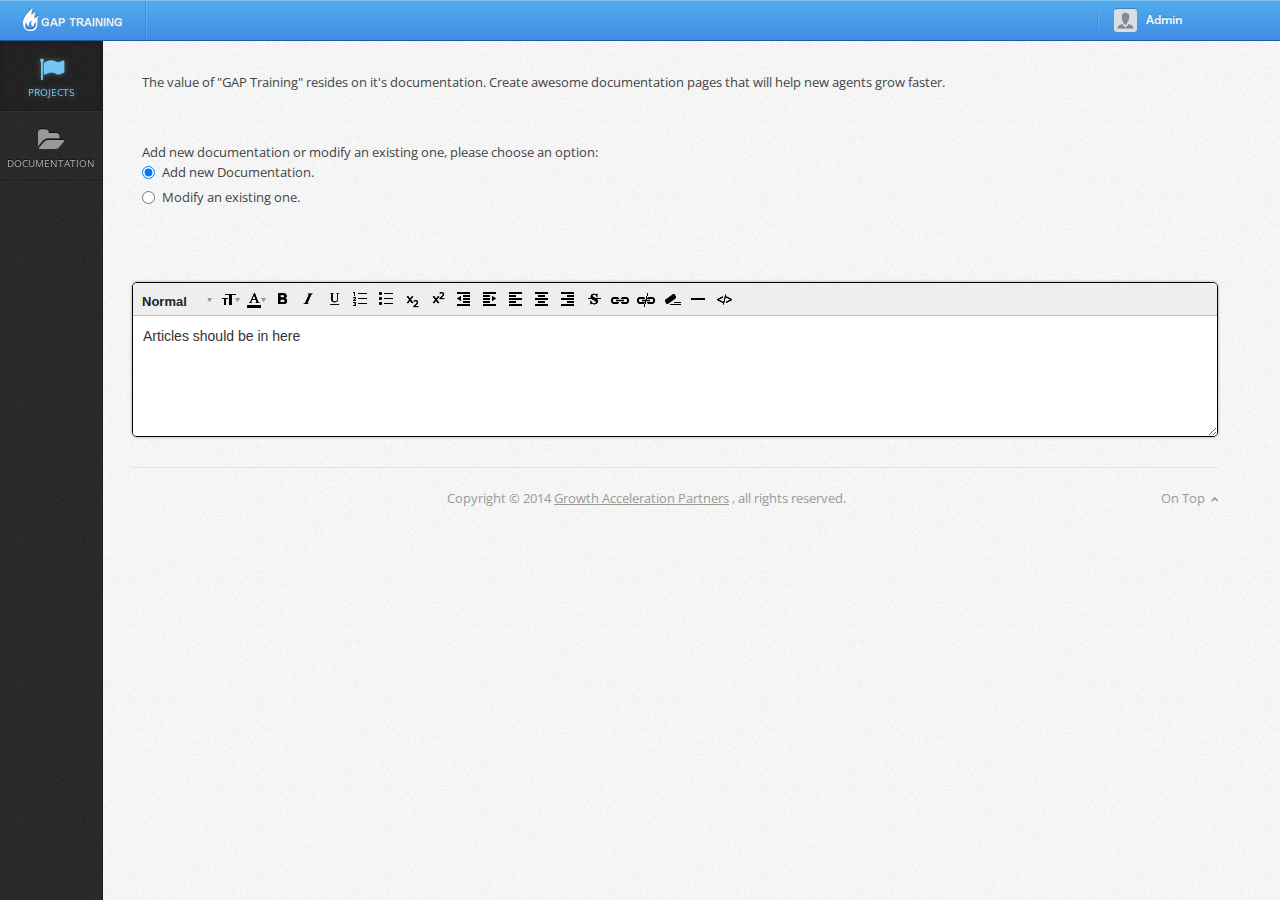
<file: html/layout.html>
<!DOCTYPE html>
<!--[if lt IE 7]><html class="no-js lt-ie9 lt-ie8 lt-ie7"><![endif]-->
<!--[if IE 7]><html class="no-js lt-ie9 lt-ie8"><![endif]-->
<!--[if IE 8]><html class="no-js lt-ie9"><![endif]-->
<!--[if gt IE 8]><!--><html class="no-js"><!--<![endif]-->
<head>
	<meta charset="utf-8">
	<meta http-equiv="X-UA-Compatible" content="IE=edge,chrome=1">
	<title>
		AdminFlare - Layout
	</title>
	<meta name="description" content="">
	<meta name="viewport" content="width=device-width">

	<script src="assets/javascripts/1.3.0/adminflare-demo-init.min.js" type="text/javascript"></script>
    
	<link rel="stylesheet" type="text/css" href="assets/javascripts/textEditorJquery/jquery-te-1.4.0.css">
    
	<link href="http://fonts.googleapis.com/css?family=Open+Sans:300italic,400italic,600italic,700italic,400,300,600,700" rel="stylesheet" type="text/css">
	<script type="text/javascript">
		// Include Bootstrap stylesheet 
		document.write('<link href="assets/css/' + DEMO_ADMINFLARE_VERSION + '/' + DEMO_CURRENT_THEME + '/bootstrap.min.css" media="all" rel="stylesheet" type="text/css" id="bootstrap-css">');
		// Include AdminFlare stylesheet 
		document.write('<link href="assets/css/' + DEMO_ADMINFLARE_VERSION + '/' + DEMO_CURRENT_THEME + '/adminflare.min.css" media="all" rel="stylesheet" type="text/css" id="adminflare-css">');
	</script>
	
	<script src="assets/javascripts/1.3.0/modernizr-jquery.min.js" type="text/javascript"></script>
	<script src="assets/javascripts/textEditorJquery/jquery-1.11.1.min.js" type="text/javascript"></script>
	<script src="assets/javascripts/1.3.0/bootstrap.min.js" type="text/javascript"></script>
	<script src="assets/javascripts/1.3.0/adminflare.min.js" type="text/javascript"></script>

	<style type="text/css">
		.grid-example { margin-bottom: 20px; }

		.grid-example .row-fluid div[class*="span"] {
			-webkit-border-radius: 3px;
			background: rgba(0, 0, 0, 0.02);
			border-radius: 3px;
			line-height: 40px;
			margin-bottom: 10px;
			text-align: center;
		}

		.grid-example .row-fluid div[class*="span"]:hover { background: rgba(0, 0, 0, 0.07) }

		.grid-example.nested .row-fluid div[class*="span"] { margin-bottom: 0 }

		.grid-example .box { margin-bottom: -10px; padding-bottom: 0 }

		.layout-example {
			background: rgba(0, 0, 0, 0.1);
			-webkit-left-radius: 3px;
			-moz-border-radius: 3px;
			border-radius: 3px;
			height: 150px;
			padding: 7px;
		}

		.layout-example > div {
			background: #fff;
			display: inline-block;
			height: 100%;
			width: 60%;
		}

		#layout-examples p { min-height: 45px; }
	</style>
	
	<script type="text/javascript">
		$(document).ready(function() {
			prettyPrint();
			$(".editor").jqte();
		});
		
	</script>
</head>
<body>
<script type="text/javascript">demoSetBodyLayout();</script>
	<!-- Main navigation bar
		================================================== -->
	<header class="navbar navbar-fixed-top" id="main-navbar">
		<div class="navbar-inner">
			<div class="container">
				<a class="logo" href="#"><img alt="Af_logo" src="assets/images/af-logo.png"></a>

				<a class="btn nav-button collapsed" data-toggle="collapse" data-target=".nav-collapse">
					<span class="icon-reorder"></span>
				</a>

				<div class="nav-collapse collapse">
					<ul class="nav">
						<li style="display:none;" class="active"><a href="#">Home</a></li>
						<li style="display:none;" class="dropdown">
							<a href="#" class="dropdown-toggle" data-toggle="dropdown">Dropdown <i class=" icon-caret-down"></i></a>
							<ul class="dropdown-menu">
								<li><a href="#">Action</a></li>
								<li><a href="#">Another action</a></li>
								<li><a href="#">Something else here</a></li>
								<li class="divider"></li>
								<li class="nav-header">Nav header</li>
								<li><a href="#">Separated link</a></li>
								<li><a href="#">One more separated link</a></li>
							</ul>
						</li>
						<li class="divider-vertical"></li>
					</ul>
					<form style="display:none;" class="navbar-search pull-left" action="" _lpchecked="1">
						<input type="text" class="search-query" placeholder="Search" style="width: 120px">
					</form>
					<ul class="nav pull-right">
						<li>
							<ul style="display:none;" class="messages">
								<li>
									<a href="#"><i class="icon-warning-sign"></i> 2<span class="		responsive-text"> alerts</span></a>
								</li>
								<li>
									<a href="#"><i class="icon-envelope"></i> 25<span class="		responsive-text"> new messages</span></a>
								</li>
							</ul>
						</li>
						<li class="separator"></li>
						<li class="dropdown">
							<a href="#" class="dropdown-toggle usermenu" data-toggle="dropdown">
								<img alt="Avatar" src="assets/images/avatar.png">
								<span>&nbsp;&nbsp;Admin</span>
							</a>
							<ul class="dropdown-menu">
								<li>
									<a href="#">Profile</a>
								</li>
								<li>
									<a href="#">Settings</a>
								</li>
								<li class="divider"></li>
								<li>
									<a href="index.html">Sign In</a>
								</li>
							</ul>
						</li>
					</ul>
				</div>
			</div>
		</div>
	</header>
	<!-- / Main navigation bar -->
	
	<!-- Left navigation panel
		================================================== -->
	<nav id="left-panel">
		<div id="left-panel-content">
			<ul>
				<li class="active">
					<a href="dashboard.php"><span class="icon-flag"></span>Projects</a>
				</li>
				<li>
					<a href="layout.html"><span class="icon-folder-open"></span>Documentation</a>
				</li>
			</ul>
		</div>
		<div class="icon-caret-down"></div>
		<div class="icon-caret-up"></div>
	</nav>
	<!-- / Left navigation panel -->
	
	<!-- Page content
		================================================== -->
	<section class="container">
	
		<!-- ================================================== -->
		<section class="row-fluid">
			<div class="box no-border">
				The value of "GAP Training" resides on it's documentation. Create awesome documentation pages that will help new agents grow faster.
			</div>
            <div class="box no-border">
				Add new documentation or modify an existing one, please choose an option:
                <label class="radio">
                  <input type="radio" name="optionsRadios" value="option1" checked>
                  Add new Documentation.
                </label>
                <label class="radio">
                  <input type="radio" name="optionsRadios" value="option2">
                  Modify an existing one.
                </label>
			</div>
          
		</section>
		<textarea class="editor" name="text1">Articles should be in here</textarea>
		
		<!-- Page footer
			================================================== -->
		<footer id="main-footer">
			Copyright © 2014 <a href="#">Growth Acceleration Partners</a> , all rights reserved.
			<a href="#" class="pull-right" id="on-top-link">
				On Top &nbsp;<i class=" icon-chevron-up"></i>
			</a>
		</footer>
		<!-- / Page footer -->
	</section>
</body>

<script src="assets/javascripts/textEditorJquery/jquery-te-1.4.0.min.js" type="text/javascript"></script>
</html>
</file>
<file: help/assets/blueprint-css/screen.css>
/* -----------------------------------------------------------------------


 Blueprint CSS Framework 0.9
 http://blueprintcss.org

   * Copyright (c) 2007-Present. See LICENSE for more info.
   * See README for instructions on how to use Blueprint.
   * For credits and origins, see AUTHORS.
   * This is a compressed file. See the sources in the 'src' directory.

----------------------------------------------------------------------- */

/* reset.css */
html, body, div, span, object, iframe, h1, h2, h3, h4, h5, h6, p, blockquote, pre, a, abbr, acronym, address, code, del, dfn, em, img, q, dl, dt, dd, ol, ul, li, fieldset, form, label, legend, table, caption, tbody, tfoot, thead, tr, th, td {margin:0;padding:0;border:0;font-weight:inherit;font-style:inherit;font-size:100%;font-family:inherit;vertical-align:baseline;}
body {line-height:1.5;}
table {border-collapse:separate;border-spacing:0;}
caption, th, td {text-align:left;font-weight:normal;}
table, td, th {vertical-align:middle;}
blockquote:before, blockquote:after, q:before, q:after {content:"";}
blockquote, q {quotes:"" "";}
a img {border:none;}

/* custom.css */
.info { background:#fafcfc; }
.borderTop { border-top: 1px solid #eee;}
.append-0 {padding-right:20px;}

/* typography.css */
body {font-size:80%;color:#222;background:#fff;font-family:"Helvetica Neue", Arial, Helvetica, sans-serif;padding-top:30px;}
h1, h2, h3, h4, h5, h6 {font-weight:normal;color:#111;}
h1 {font-size:2.6em;line-height:1;margin-bottom:0.5em;}
h2 {font-size:1.9em;margin-bottom:0.75em;}
h3 {font-size:1.4em;line-height:1;margin-bottom:1em;}
h4 {font-size:1.1em;line-height:1.25;margin-bottom:1.25em;}
h5 {font-size:1em;font-weight:bold;margin-bottom:1.5em;}
h6 {font-size:1em;font-weight:bold;}
h1 img, h2 img, h3 img, h4 img, h5 img, h6 img {margin:0;}
p {margin:0 0 1.5em;line-height:1.65em;}
p img.left {float:left;margin:1.5em 1.5em 1.5em 0;padding:0;}
p img.right {float:right;margin:1.5em 0 1.5em 1.5em;}
a:focus, a:hover {color:#000;}
a {color:#009;text-decoration:underline;}
blockquote {margin:1.5em;color:#666;font-style:italic;}
strong {font-weight:bold;}
em, dfn {font-style:italic;}
dfn {font-weight:bold;}
sup, sub {line-height:0;}
abbr, acronym {border-bottom:1px dotted #666;}
address {margin:0 0 1.5em;font-style:italic;}
del {color:#666;}
pre {margin:1.5em 0;white-space:pre;}
pre, code, tt {font:13px 'andale mono', 'lucida console', monospace;line-height:1.5;}
li ul, li ol {margin:0 1.5em;}
ul, ol {margin:0 1.5em 1.5em 3.5em;}
ul {list-style-type:disc;}
ol {list-style-type:decimal;}
ol.alpha {list-style:upper-alpha;}
dl {margin:0 0 1.5em 0;}
dl dt {font-weight:bold;}
dd {margin-left:1.5em;}
table {margin-bottom:1.4em;width:100%;}
th {font-weight:bold;}
thead th {background:#c3d9ff;}
th, td, caption {padding:4px 10px 4px 5px;}
tr.even td {background:#e5ecf9;}
tfoot {font-style:italic;}
caption {background:#eee;}
.small {font-size:.85em;margin-bottom:1.875em;line-height:1.875em;}
.large {font-size:1.2em;line-height:2.5em;margin-bottom:1.25em;}
.hide {display:none;}
.quiet {color:#666;}
.loud {color:#000;}
.highlight {background:#ff0;}
.added {background:#060;color:#fff;}
.removed {background:#900;color:#fff;}
.first {margin-left:0;padding-left:0;}
.last {margin-right:0;padding-right:0;}
.top {margin-top:0;padding-top:0;}
.bottom {margin-bottom:0;padding-bottom:0;}
.center {text-align:center;}

/* forms.css */
label {font-weight:bold;}
fieldset {padding:1.4em;margin:0 0 1.5em 0;border:1px solid #ccc;}
legend {font-weight:bold;font-size:1.2em;}
input[type=text], input[type=password], input.text, input.title, textarea, select {background-color:#fff;border:1px solid #bbb;}
input[type=text]:focus, input[type=password]:focus, input.text:focus, input.title:focus, textarea:focus, select:focus {border-color:#666;}
input[type=text], input[type=password], input.text, input.title, textarea, select {margin:0.5em 0;}
input.text, input.title {width:300px;padding:5px;}
input.title {font-size:1.5em;}
textarea {width:390px;height:250px;padding:5px;}
input[type=checkbox], input[type=radio], input.checkbox, input.radio {position:relative;top:.25em;}
form.inline {line-height:3;}
form.inline p {margin-bottom:0;}
.error, .notice, .success {padding:.8em;margin-bottom:1em;border:2px solid #ddd;}
.error {background:#FBE3E4;color:#8a1f11;border-color:#FBC2C4;}
.notice {background:#FFF6BF;color:#514721;border-color:#FFD324;}
.success {background:#E6EFC2;color:#264409;border-color:#C6D880;}
.error a {color:#8a1f11;}
.notice a {color:#514721;}
.success a {color:#264409;}

/* grid.css */
.container {width:790px;margin:0 auto;}
.showgrid {background:url(src/grid.png);}
.column, div.span-1, div.span-2, div.span-3, div.span-4, div.span-5, div.span-6, div.span-7, div.span-8, div.span-9, div.span-10, div.span-11, div.span-12, div.span-13, div.span-14, div.span-15, div.span-16, div.span-17, div.span-18, div.span-19, div.span-20, div.span-21, div.span-22, div.span-23, div.span-24 {float:left;margin-right:10px;}
.last, div.last {margin-right:0;}
.span-1 {width:30px;}
.span-2 {width:70px;}
.span-3 {width:110px;}
.span-4 {width:150px;}
.span-5 {width:190px;}
.span-6 {width:230px;}
.span-7 {width:270px;}
.span-8 {width:310px;}
.span-9 {width:350px;}
.span-10 {width:390px;}
.span-11 {width:430px;}
.span-12 {width:470px;}
.span-13 {width:510px;}
.span-14 {width:550px;}
.span-15 {width:590px;}
.span-16 {width:630px;}
.span-17 {width:670px;}
.span-18 {width:710px;}
.span-19 {width:750px;}
.span-20 {width:790px;}
.span-21 {width:830px;}
.span-22 {width:870px;}
.span-23 {width:910px;}
.span-24, div.span-24 {width:950px;margin:0;}
input.span-1, textarea.span-1, input.span-2, textarea.span-2, input.span-3, textarea.span-3, input.span-4, textarea.span-4, input.span-5, textarea.span-5, input.span-6, textarea.span-6, input.span-7, textarea.span-7, input.span-8, textarea.span-8, input.span-9, textarea.span-9, input.span-10, textarea.span-10, input.span-11, textarea.span-11, input.span-12, textarea.span-12, input.span-13, textarea.span-13, input.span-14, textarea.span-14, input.span-15, textarea.span-15, input.span-16, textarea.span-16, input.span-17, textarea.span-17, input.span-18, textarea.span-18, input.span-19, textarea.span-19, input.span-20, textarea.span-20, input.span-21, textarea.span-21, input.span-22, textarea.span-22, input.span-23, textarea.span-23, input.span-24, textarea.span-24 {border-left-width:1px!important;border-right-width:1px!important;padding-left:5px!important;padding-right:5px!important;}
input.span-1, textarea.span-1 {width:18px!important;}
input.span-2, textarea.span-2 {width:58px!important;}
input.span-3, textarea.span-3 {width:98px!important;}
input.span-4, textarea.span-4 {width:138px!important;}
input.span-5, textarea.span-5 {width:178px!important;}
input.span-6, textarea.span-6 {width:218px!important;}
input.span-7, textarea.span-7 {width:258px!important;}
input.span-8, textarea.span-8 {width:298px!important;}
input.span-9, textarea.span-9 {width:338px!important;}
input.span-10, textarea.span-10 {width:378px!important;}
input.span-11, textarea.span-11 {width:418px!important;}
input.span-12, textarea.span-12 {width:458px!important;}
input.span-13, textarea.span-13 {width:498px!important;}
input.span-14, textarea.span-14 {width:538px!important;}
input.span-15, textarea.span-15 {width:578px!important;}
input.span-16, textarea.span-16 {width:618px!important;}
input.span-17, textarea.span-17 {width:658px!important;}
input.span-18, textarea.span-18 {width:698px!important;}
input.span-19, textarea.span-19 {width:738px!important;}
input.span-20, textarea.span-20 {width:778px!important;}
input.span-21, textarea.span-21 {width:818px!important;}
input.span-22, textarea.span-22 {width:858px!important;}
input.span-23, textarea.span-23 {width:898px!important;}
input.span-24, textarea.span-24 {width:938px!important;}
.append-1 {padding-right:40px;}
.append-2 {padding-right:80px;}
.append-3 {padding-right:120px;}
.append-4 {padding-right:160px;}
.append-5 {padding-right:200px;}
.append-6 {padding-right:240px;}
.append-7 {padding-right:280px;}
.append-8 {padding-right:320px;}
.append-9 {padding-right:360px;}
.append-10 {padding-right:400px;}
.append-11 {padding-right:440px;}
.append-12 {padding-right:480px;}
.append-13 {padding-right:520px;}
.append-14 {padding-right:560px;}
.append-15 {padding-right:600px;}
.append-16 {padding-right:640px;}
.append-17 {padding-right:680px;}
.append-18 {padding-right:720px;}
.append-19 {padding-right:760px;}
.append-20 {padding-right:800px;}
.append-21 {padding-right:840px;}
.append-22 {padding-right:880px;}
.append-23 {padding-right:920px;}
.prepend-1 {padding-left:40px;}
.prepend-2 {padding-left:80px;}
.prepend-3 {padding-left:120px;}
.prepend-4 {padding-left:160px;}
.prepend-5 {padding-left:200px;}
.prepend-6 {padding-left:240px;}
.prepend-7 {padding-left:280px;}
.prepend-8 {padding-left:320px;}
.prepend-9 {padding-left:360px;}
.prepend-10 {padding-left:400px;}
.prepend-11 {padding-left:440px;}
.prepend-12 {padding-left:480px;}
.prepend-13 {padding-left:520px;}
.prepend-14 {padding-left:560px;}
.prepend-15 {padding-left:600px;}
.prepend-16 {padding-left:640px;}
.prepend-17 {padding-left:680px;}
.prepend-18 {padding-left:720px;}
.prepend-19 {padding-left:760px;}
.prepend-20 {padding-left:800px;}
.prepend-21 {padding-left:840px;}
.prepend-22 {padding-left:880px;}
.prepend-23 {padding-left:920px;}
div.border {padding-right:4px;margin-right:5px;border-right:1px solid #eee;}
div.colborder {padding-right:24px;margin-right:25px;border-right:1px solid #eee;}
div.colborderTop {border-top:1px solid #eee;}
.pull-1 {margin-left:-40px;}
.pull-2 {margin-left:-80px;}
.pull-3 {margin-left:-120px;}
.pull-4 {margin-left:-160px;}
.pull-5 {margin-left:-200px;}
.pull-6 {margin-left:-240px;}
.pull-7 {margin-left:-280px;}
.pull-8 {margin-left:-320px;}
.pull-9 {margin-left:-360px;}
.pull-10 {margin-left:-400px;}
.pull-11 {margin-left:-440px;}
.pull-12 {margin-left:-480px;}
.pull-13 {margin-left:-520px;}
.pull-14 {margin-left:-560px;}
.pull-15 {margin-left:-600px;}
.pull-16 {margin-left:-640px;}
.pull-17 {margin-left:-680px;}
.pull-18 {margin-left:-720px;}
.pull-19 {margin-left:-760px;}
.pull-20 {margin-left:-800px;}
.pull-21 {margin-left:-840px;}
.pull-22 {margin-left:-880px;}
.pull-23 {margin-left:-920px;}
.pull-24 {margin-left:-960px;}
.pull-1, .pull-2, .pull-3, .pull-4, .pull-5, .pull-6, .pull-7, .pull-8, .pull-9, .pull-10, .pull-11, .pull-12, .pull-13, .pull-14, .pull-15, .pull-16, .pull-17, .pull-18, .pull-19, .pull-20, .pull-21, .pull-22, .pull-23, .pull-24 {float:left;position:relative;}
.push-1 {margin:0 -40px 1.5em 40px;}
.push-2 {margin:0 -80px 1.5em 80px;}
.push-3 {margin:0 -120px 1.5em 120px;}
.push-4 {margin:0 -160px 1.5em 160px;}
.push-5 {margin:0 -200px 1.5em 200px;}
.push-6 {margin:0 -240px 1.5em 240px;}
.push-7 {margin:0 -280px 1.5em 280px;}
.push-8 {margin:0 -320px 1.5em 320px;}
.push-9 {margin:0 -360px 1.5em 360px;}
.push-10 {margin:0 -400px 1.5em 400px;}
.push-11 {margin:0 -440px 1.5em 440px;}
.push-12 {margin:0 -480px 1.5em 480px;}
.push-13 {margin:0 -520px 1.5em 520px;}
.push-14 {margin:0 -560px 1.5em 560px;}
.push-15 {margin:0 -600px 1.5em 600px;}
.push-16 {margin:0 -640px 1.5em 640px;}
.push-17 {margin:0 -680px 1.5em 680px;}
.push-18 {margin:0 -720px 1.5em 720px;}
.push-19 {margin:0 -760px 1.5em 760px;}
.push-20 {margin:0 -800px 1.5em 800px;}
.push-21 {margin:0 -840px 1.5em 840px;}
.push-22 {margin:0 -880px 1.5em 880px;}
.push-23 {margin:0 -920px 1.5em 920px;}
.push-24 {margin:0 -960px 1.5em 960px;}
.push-1, .push-2, .push-3, .push-4, .push-5, .push-6, .push-7, .push-8, .push-9, .push-10, .push-11, .push-12, .push-13, .push-14, .push-15, .push-16, .push-17, .push-18, .push-19, .push-20, .push-21, .push-22, .push-23, .push-24 {float:right;position:relative;}
.prepend-top {margin-top:1.5em;}
.append-bottom {margin-bottom:1.5em;}
.box {padding:1.5em;margin-bottom:1.5em;background:#E5ECF9;}
hr {background:#ddd;color:#ddd;clear:both;float:none;width:100%;height:.1em;margin:0 0 1.45em;border:none;}
hr.space {background:#fff;color:#fff;}
.clearfix:after, .container:after {content:"\0020";display:block;height:0;clear:both;visibility:hidden;overflow:hidden;}
.clearfix, .container {display:block;}
.clear {clear:both;}
</file>
<file: help/assets/blueprint-css/print.css>
/* -----------------------------------------------------------------------


 Blueprint CSS Framework 0.9
 http://blueprintcss.org

   * Copyright (c) 2007-Present. See LICENSE for more info.
   * See README for instructions on how to use Blueprint.
   * For credits and origins, see AUTHORS.
   * This is a compressed file. See the sources in the 'src' directory.

----------------------------------------------------------------------- */

/* print.css */
body {line-height:1.5;font-family:"Helvetica Neue", Arial, Helvetica, sans-serif;color:#000;background:none;font-size:10pt;}
.container {background:none;}
hr {background:#ccc;color:#ccc;width:100%;height:2px;margin:2em 0;padding:0;border:none;}
hr.space {background:#fff;color:#fff;}
h1, h2, h3, h4, h5, h6 {font-family:"Helvetica Neue", Arial, "Lucida Grande", sans-serif;}
code {font:.9em "Courier New", Monaco, Courier, monospace;}
img {float:left;margin:1.5em 1.5em 1.5em 0;}
a img {border:none;}
p img.top {margin-top:0;}
blockquote {margin:1.5em;padding:1em;font-style:italic;font-size:.9em;}
.small {font-size:.9em;}
.large {font-size:1.1em;}
.quiet {color:#999;}
.hide {display:none;}
a:link, a:visited {background:transparent;font-weight:700;text-decoration:underline;}
a:link:after, a:visited:after {content:" (" attr(href) ")";font-size:90%;}
</file>
<file: help/assets/blueprint-css/ie.css>
/* -----------------------------------------------------------------------


 Blueprint CSS Framework 0.9
 http://blueprintcss.org

   * Copyright (c) 2007-Present. See LICENSE for more info.
   * See README for instructions on how to use Blueprint.
   * For credits and origins, see AUTHORS.
   * This is a compressed file. See the sources in the 'src' directory.

----------------------------------------------------------------------- */

/* ie.css */
body {text-align:center;}
.container {text-align:left;}
* html .column, * html div.span-1, * html div.span-2, * html div.span-3, * html div.span-4, * html div.span-5, * html div.span-6, * html div.span-7, * html div.span-8, * html div.span-9, * html div.span-10, * html div.span-11, * html div.span-12, * html div.span-13, * html div.span-14, * html div.span-15, * html div.span-16, * html div.span-17, * html div.span-18, * html div.span-19, * html div.span-20, * html div.span-21, * html div.span-22, * html div.span-23, * html div.span-24 {overflow-x:hidden;}
* html legend {margin:0px -8px 16px 0;padding:0;}
ol {margin-left:2em;}
sup {vertical-align:text-top;}
sub {vertical-align:text-bottom;}
html>body p code {*white-space:normal;}
hr {margin:-8px auto 11px;}
img {-ms-interpolation-mode:bicubic;}
.clearfix, .container {display:inline-block;}
* html .clearfix, * html .container {height:1%;}
fieldset {padding-top:0;}
input.text, input.title {background-color:#fff;border:1px solid #bbb;}
input.text:focus, input.title:focus {border-color:#666;}
input.text, input.title, textarea, select {margin:0.5em 0;}
input.checkbox, input.radio {position:relative;top:.25em;}
form.inline div, form.inline p {vertical-align:middle;}
form.inline label {position:relative;top:-0.25em;}
form.inline input.checkbox, form.inline input.radio, form.inline input.button, form.inline button {margin:0.5em 0;}
button, input.button {position:relative;top:0.25em;}
</file>
<file: help/assets/blueprint-css/plugins/fancy-type/screen.css>
/* -------------------------------------------------------------- 
  
   fancy-type.css
   * Lots of pretty advanced classes for manipulating text.
   
   See the Readme file in this folder for additional instructions.

-------------------------------------------------------------- */

/* Indentation instead of line shifts for sibling paragraphs. */
   /* p + p { text-indent:2em; margin-top:-1.5em; } */
   form p + p  { text-indent: 0; } /* Don't want this in forms. */
   

/* For great looking type, use this code instead of asdf: 
   <span class="alt">asdf</span>  
   Best used on prepositions and ampersands. */
  
.alt { 
  color: #666; 
  font-family: "Warnock Pro", "Goudy Old Style","Palatino","Book Antiqua", Georgia, serif; 
  font-style: italic;
  font-weight: normal;
}


/* For great looking quote marks in titles, replace "asdf" with:
   <span class="dquo">&#8220;</span>asdf&#8221;
   (That is, when the title starts with a quote mark). 
   (You may have to change this value depending on your font size). */  
   
.dquo { margin-left: -.5em; } 


/* Reduced size type with incremental leading
   (http://www.markboulton.co.uk/journal/comments/incremental_leading/)

   This could be used for side notes. For smaller type, you don't necessarily want to 
   follow the 1.5x vertical rhythm -- the line-height is too much. 
   
   Using this class, it reduces your font size and line-height so that for 
   every four lines of normal sized type, there is five lines of the sidenote. eg:

   New type size in em's:
     10px (wanted side note size) / 12px (existing base size) = 0.8333 (new type size in ems)

   New line-height value:
     12px x 1.5 = 18px (old line-height)
     18px x 4 = 72px 
     72px / 5 = 14.4px (new line height)
     14.4px / 10px = 1.44 (new line height in em's) */

p.incr, .incr p {
	font-size: 10px;
	line-height: 1.44em;  
	margin-bottom: 1.5em;
}


/* Surround uppercase words and abbreviations with this class.
   Based on work by Jørgen Arnor Gårdsø Lom [http://twistedintellect.com/] */
   
.caps { 
  font-variant: small-caps; 
  letter-spacing: 1px; 
  text-transform: lowercase; 
  font-size:1.2em;
  line-height:1%;
  font-weight:bold;
  padding:0 2px;
}
</file>
<file: help/assets/style.css>
body {
	color: #444;
	margin: 0;
	padding: 60px 0 40px 0;
}

h3 {
	margin-top: 40px;
}

a {
	color: #3690e6;
	text-decoration: none;
	-webkit-transition: color 0.15s ;
	-moz-transition: color 0.15s ;
	-ms-transition: color 0.15s ;
	-o-transition: color 0.15s ;
	transition: color 0.15s ;
}

a:hover {
	color: #444;
}

ul {
	margin: 0;
	padding: 0;
}

ul ul {
	margin-left: 40px;
}

nav ul {
	margin-left: 20px;
}

li {
	list-style: none;
}

ul ul li,
nav ul li {
	list-style-type: circle;
}

nav ul li {
	font-size: 13px;
}

code {
	background: #eee;
	padding: 3px 5px;
}

h5 a,
h5 a:hover,
h5 a:active,
h5 a:link {
	color: #000;
}

.container {
	-moz-box-sizing: border-box;
	-webkit-box-sizing: border-box;
	box-sizing: border-box;
	margin: 0 auto;
	width: 900px;
}

header {
	background: #333 url(images/header-bg.png);
	border-bottom: 3px solid #3690e6;
	height: 40px;
	position: fixed;
	top: 0;
	width: 100%;
	z-index: 100;
}

header a {
	color: #bbb;
	float: right;
	padding-top: 10px;
}

header a:hover {
	color: #fff;
}

header span, header img {
	display: block;
	float: left;
}

header img {
	margin: 5px 10px 0 -8px;
}

header span {
	color: #bbb;
	font-size: 12px;
	padding-top: 12px;
}

nav {
	border-right: 1px solid #ddd;
	height: 100%;
	margin-left: -220px;
	padding-top: 60px;
	position: fixed;
	top: 0;
	width: 200px;
	z-index: 50;
}

nav h6 {
	color: #aaa;
	font-size: 11px;
	margin-bottom: 10px
}

nav li {
	list-style: none;
	padding: 2px 0;
}

#folder-structure li {
	list-style: none;
	margin-bottom: 5px;
}

#folder-structure li ul {
	margin-left: 20px;
}

.second-icon {
	position: absolute;
	margin: 0 0 0 -15px;
}

ul li span {
	color: #bbb;
	font-size: 13px;
	font-style: italic;
}

.javascripts ul {
	margin-left: 20px;
}

.javascripts ul li {
	margin-top: 10px;
}

.license {
	background: #eee;
	-webkit-border-radius: 5px;
	border-radius: 5px;
	margin-bottom: 20px;
	padding: 10px 20px;
}

.license li {
	list-style-type: circle;
}

.changelog {
	margin: -15px 0 25px 0;
}

.changelog li {
	list-style-type: circle;
	margin-left: 20px;
}
</file>
